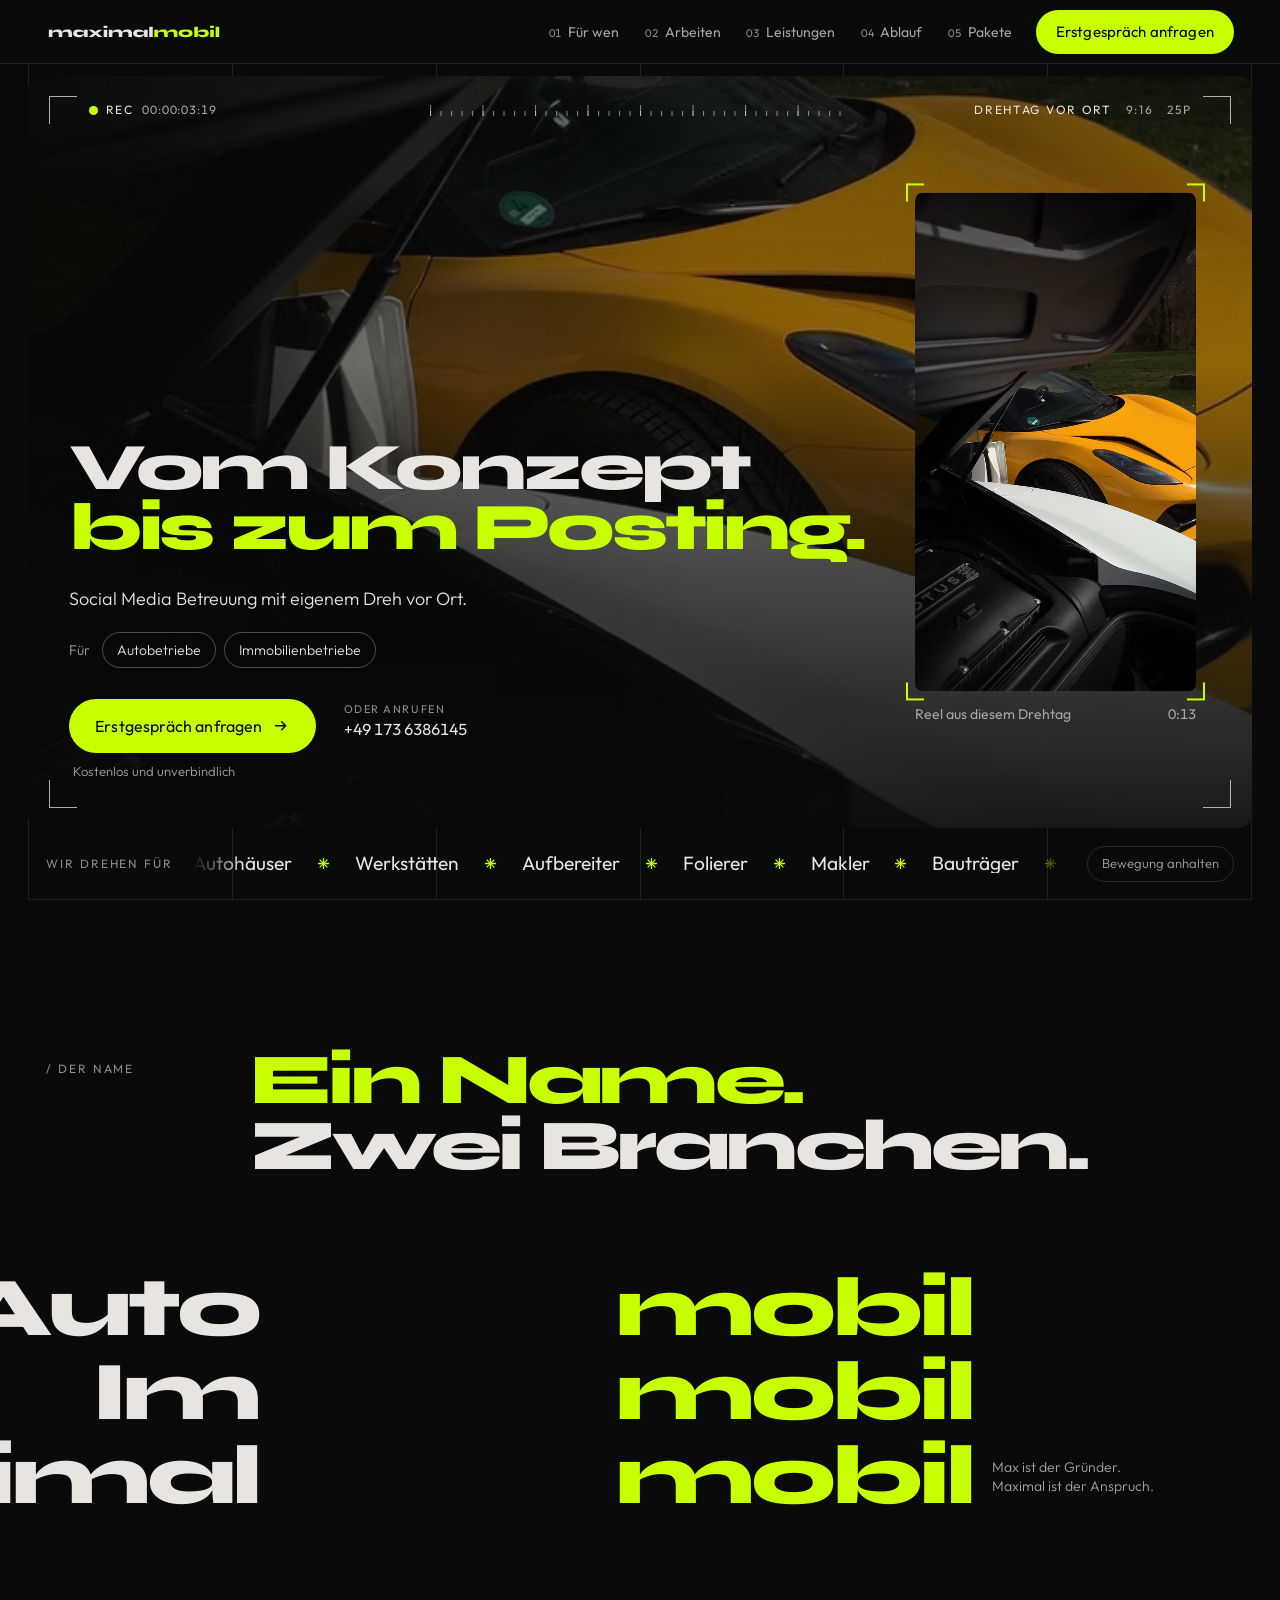
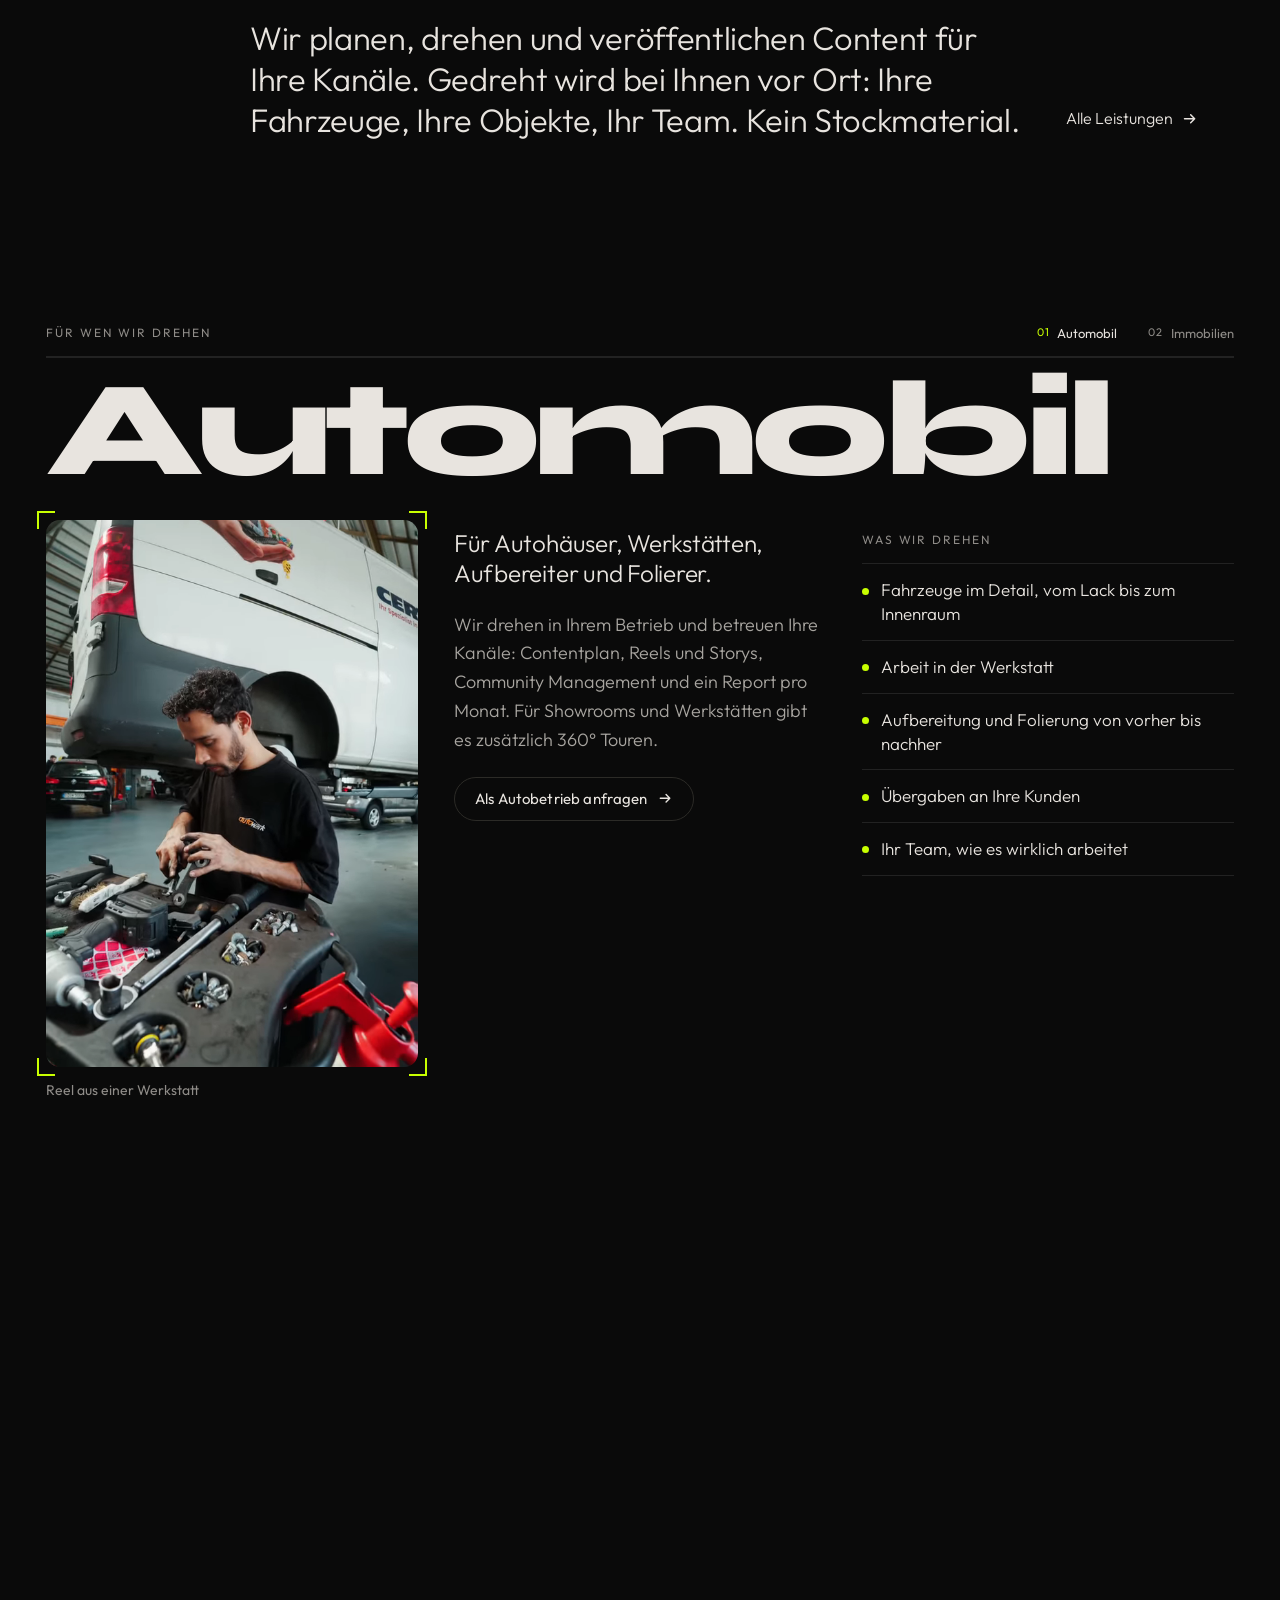
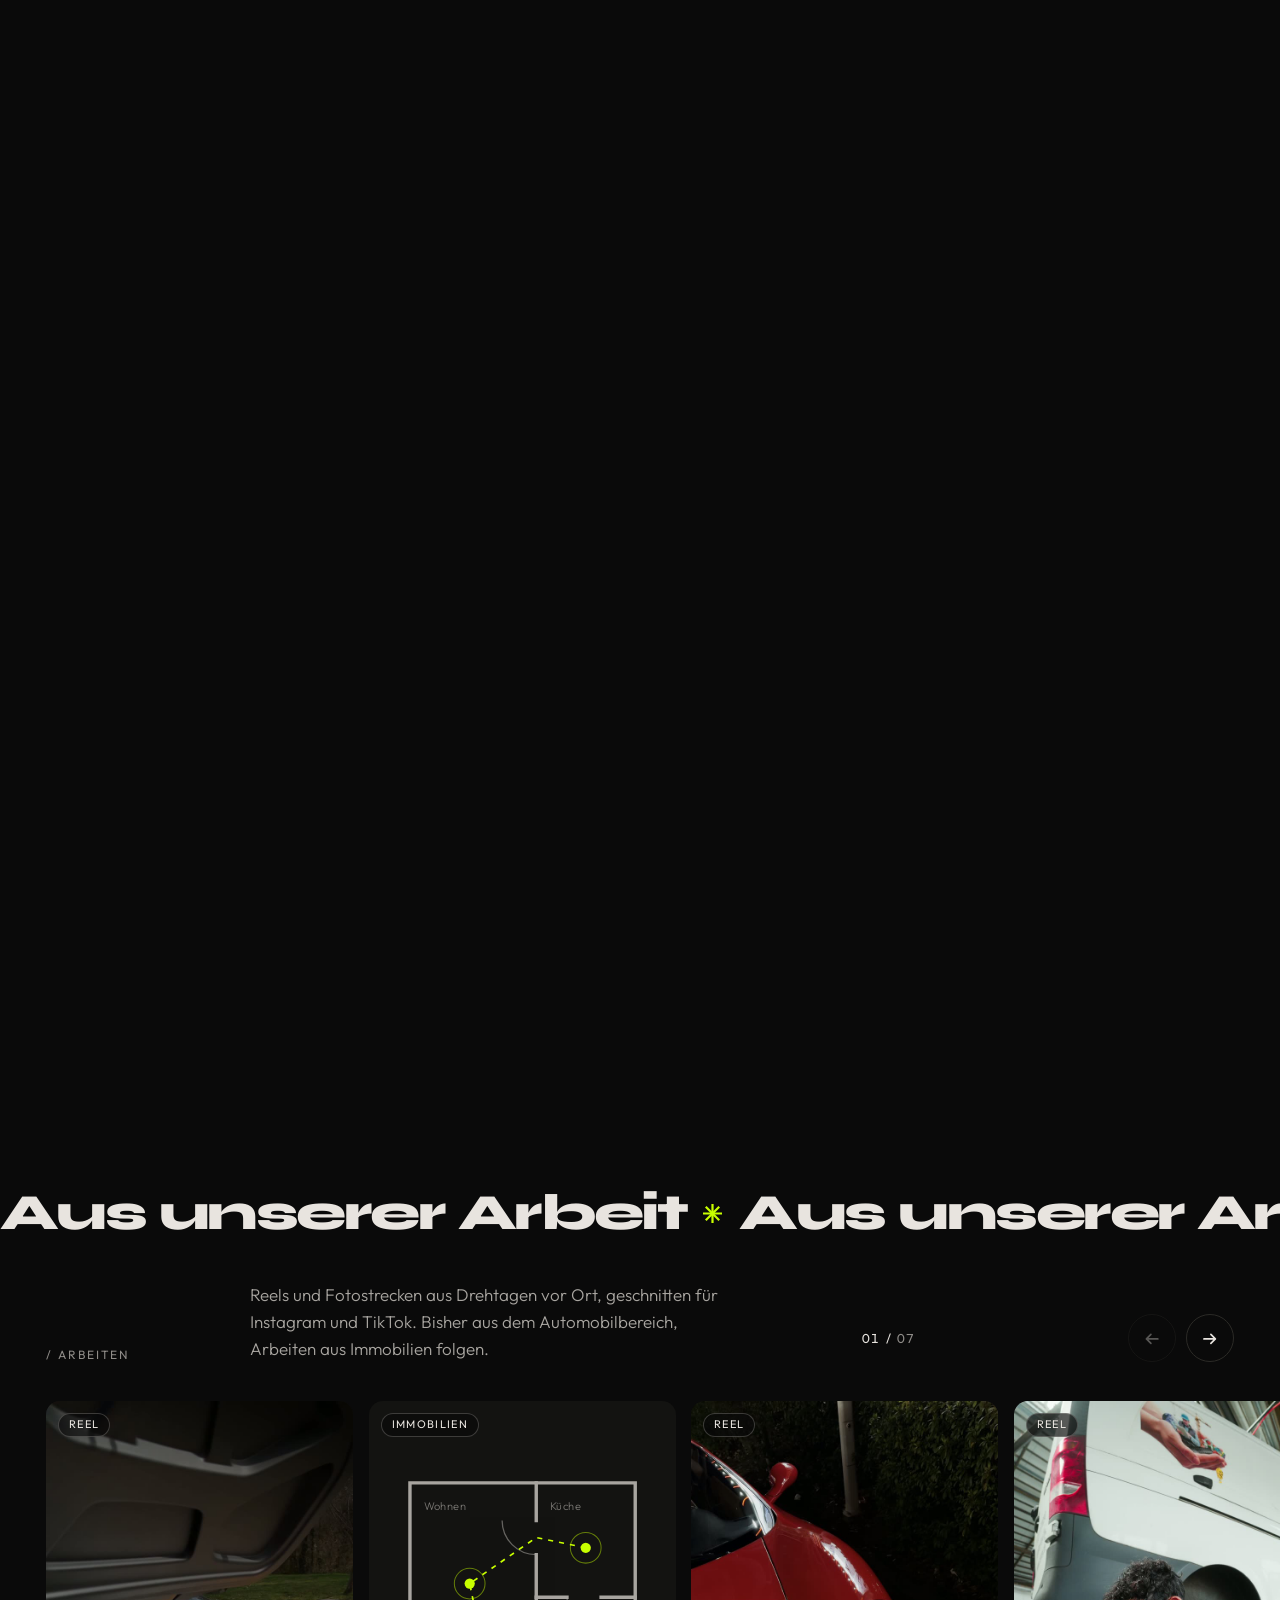
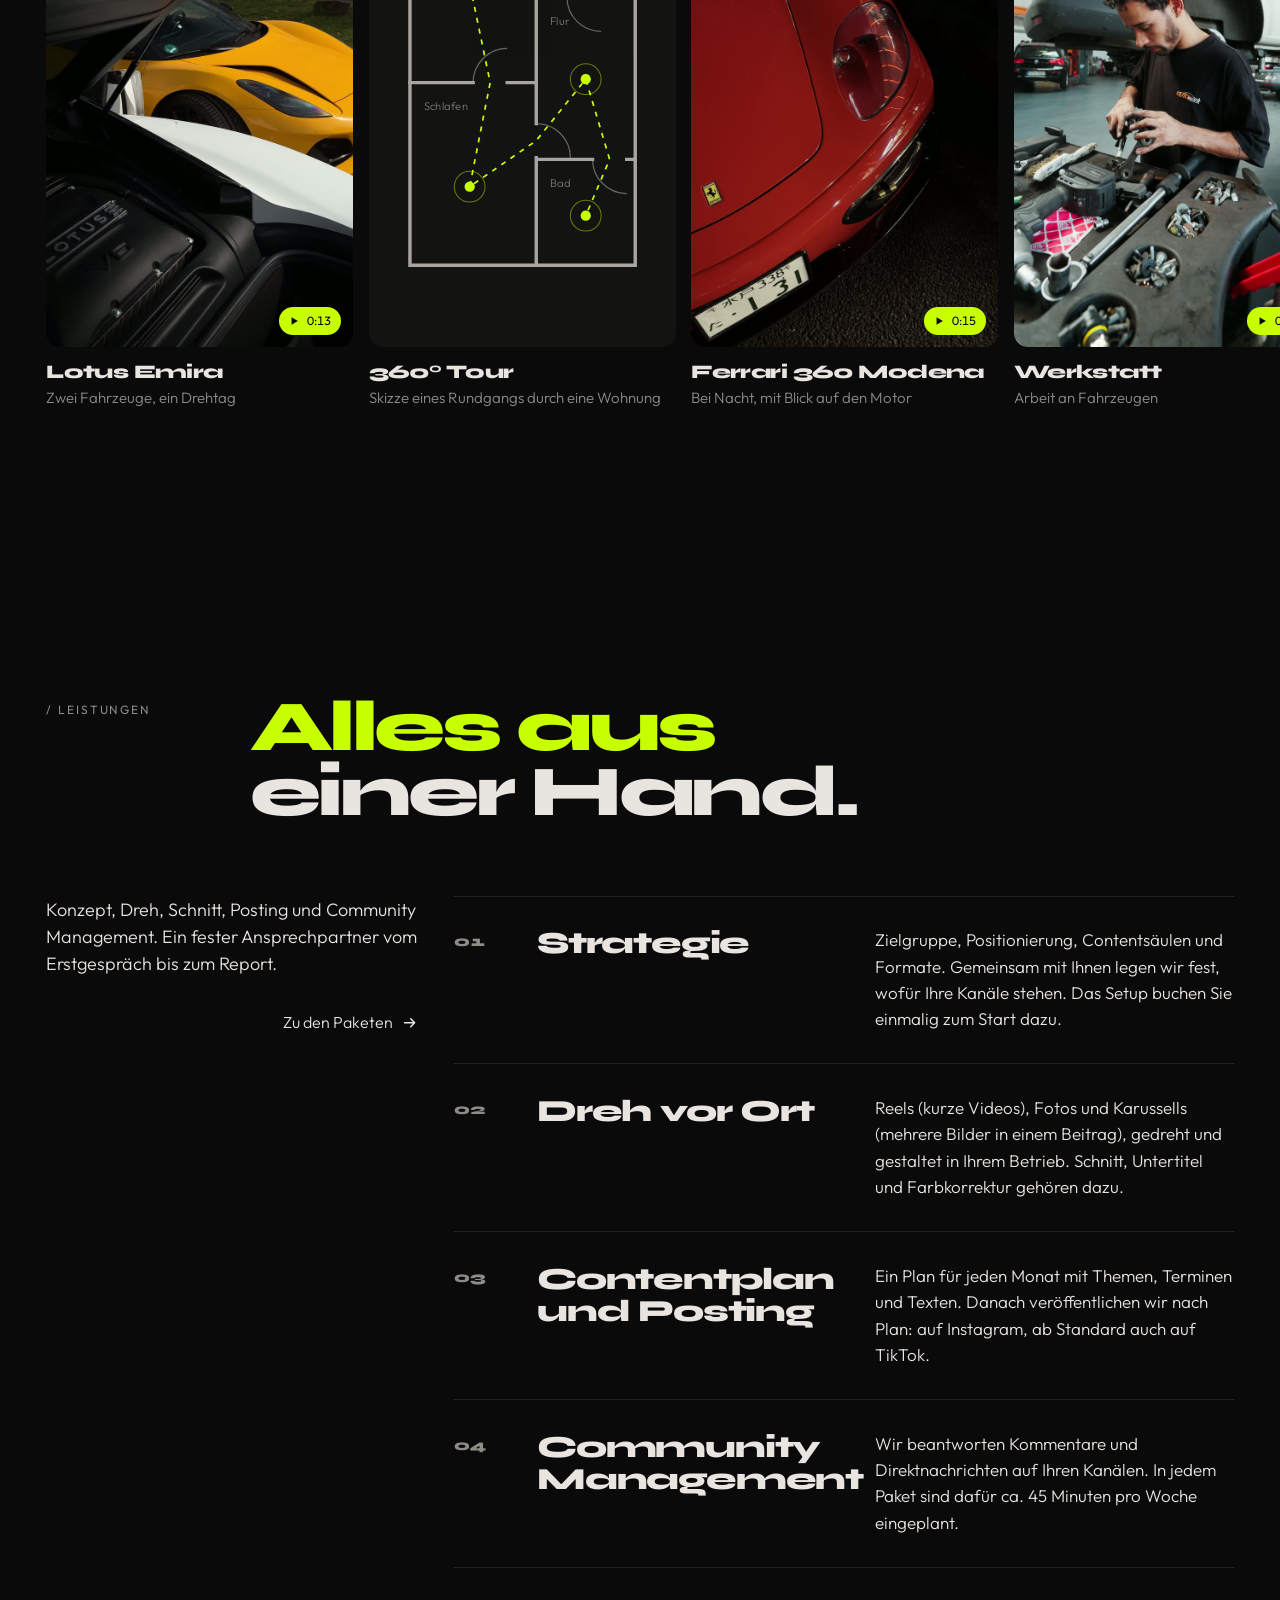
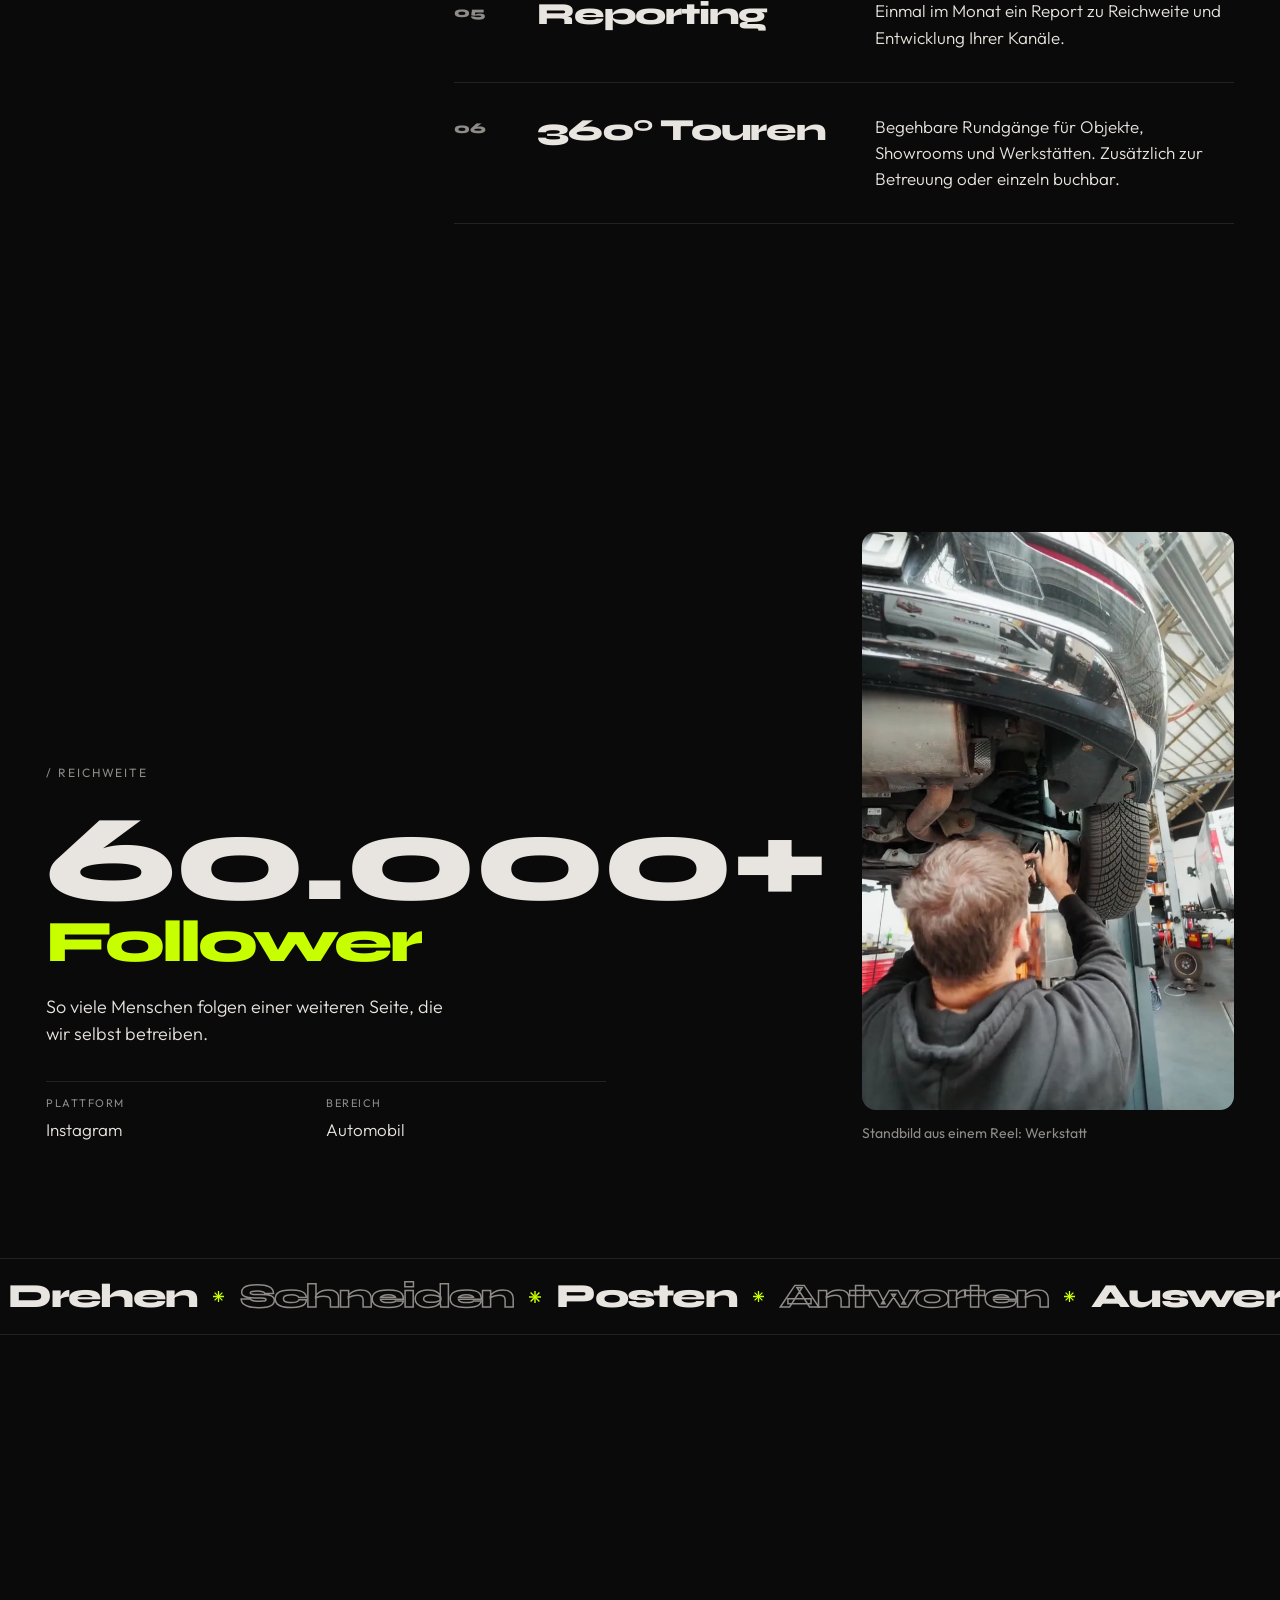
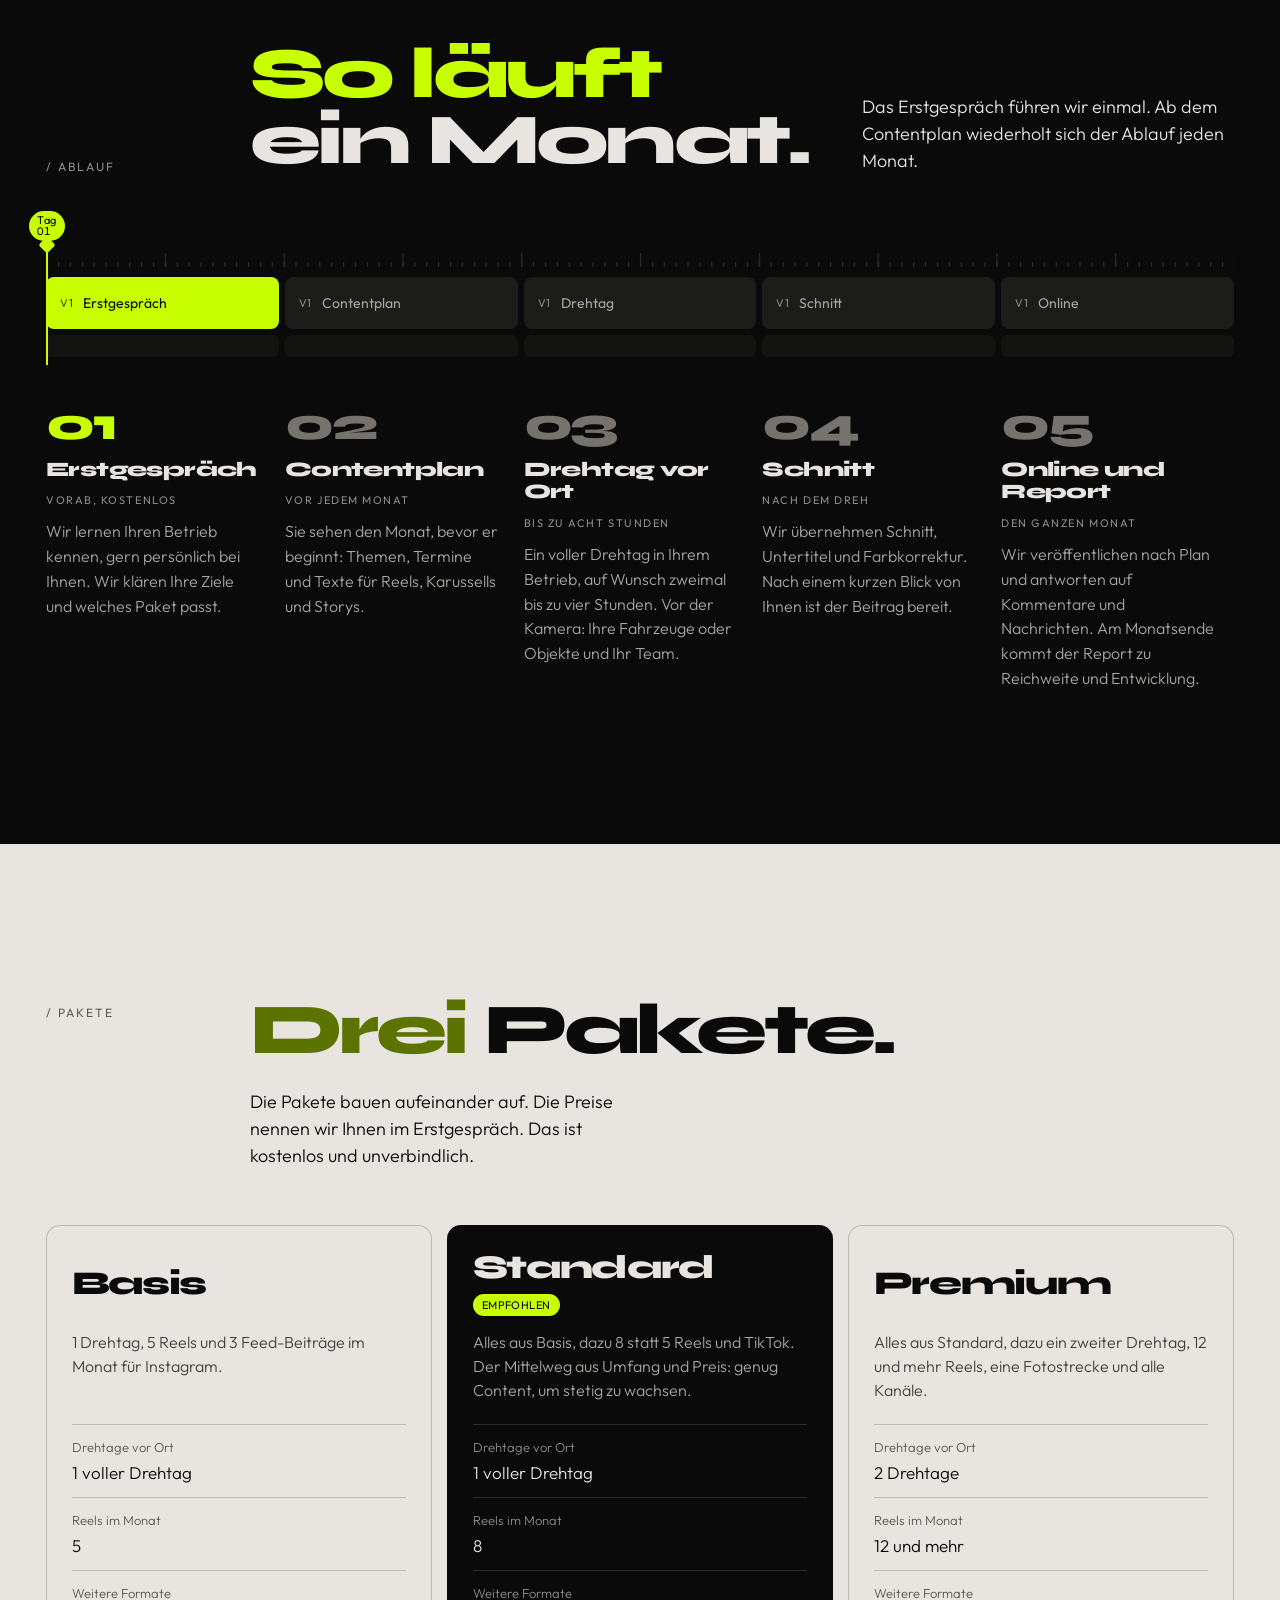
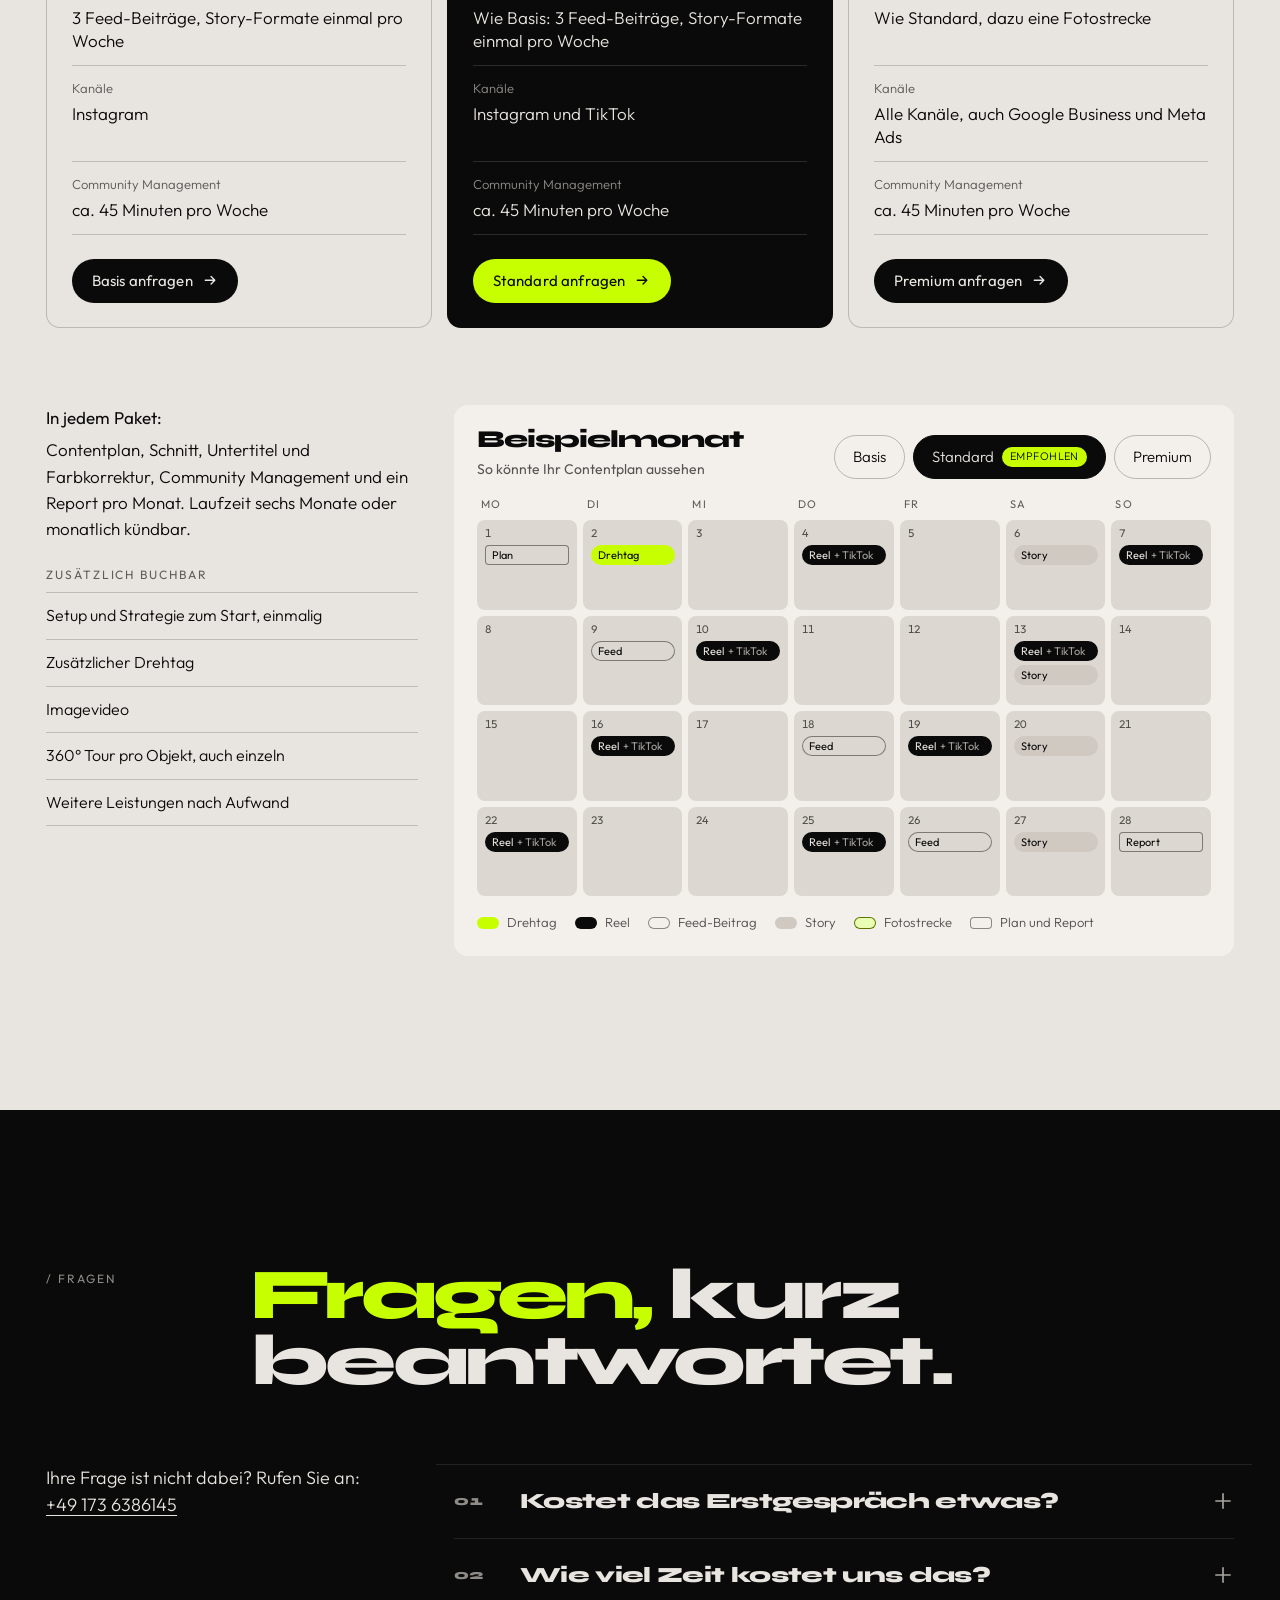
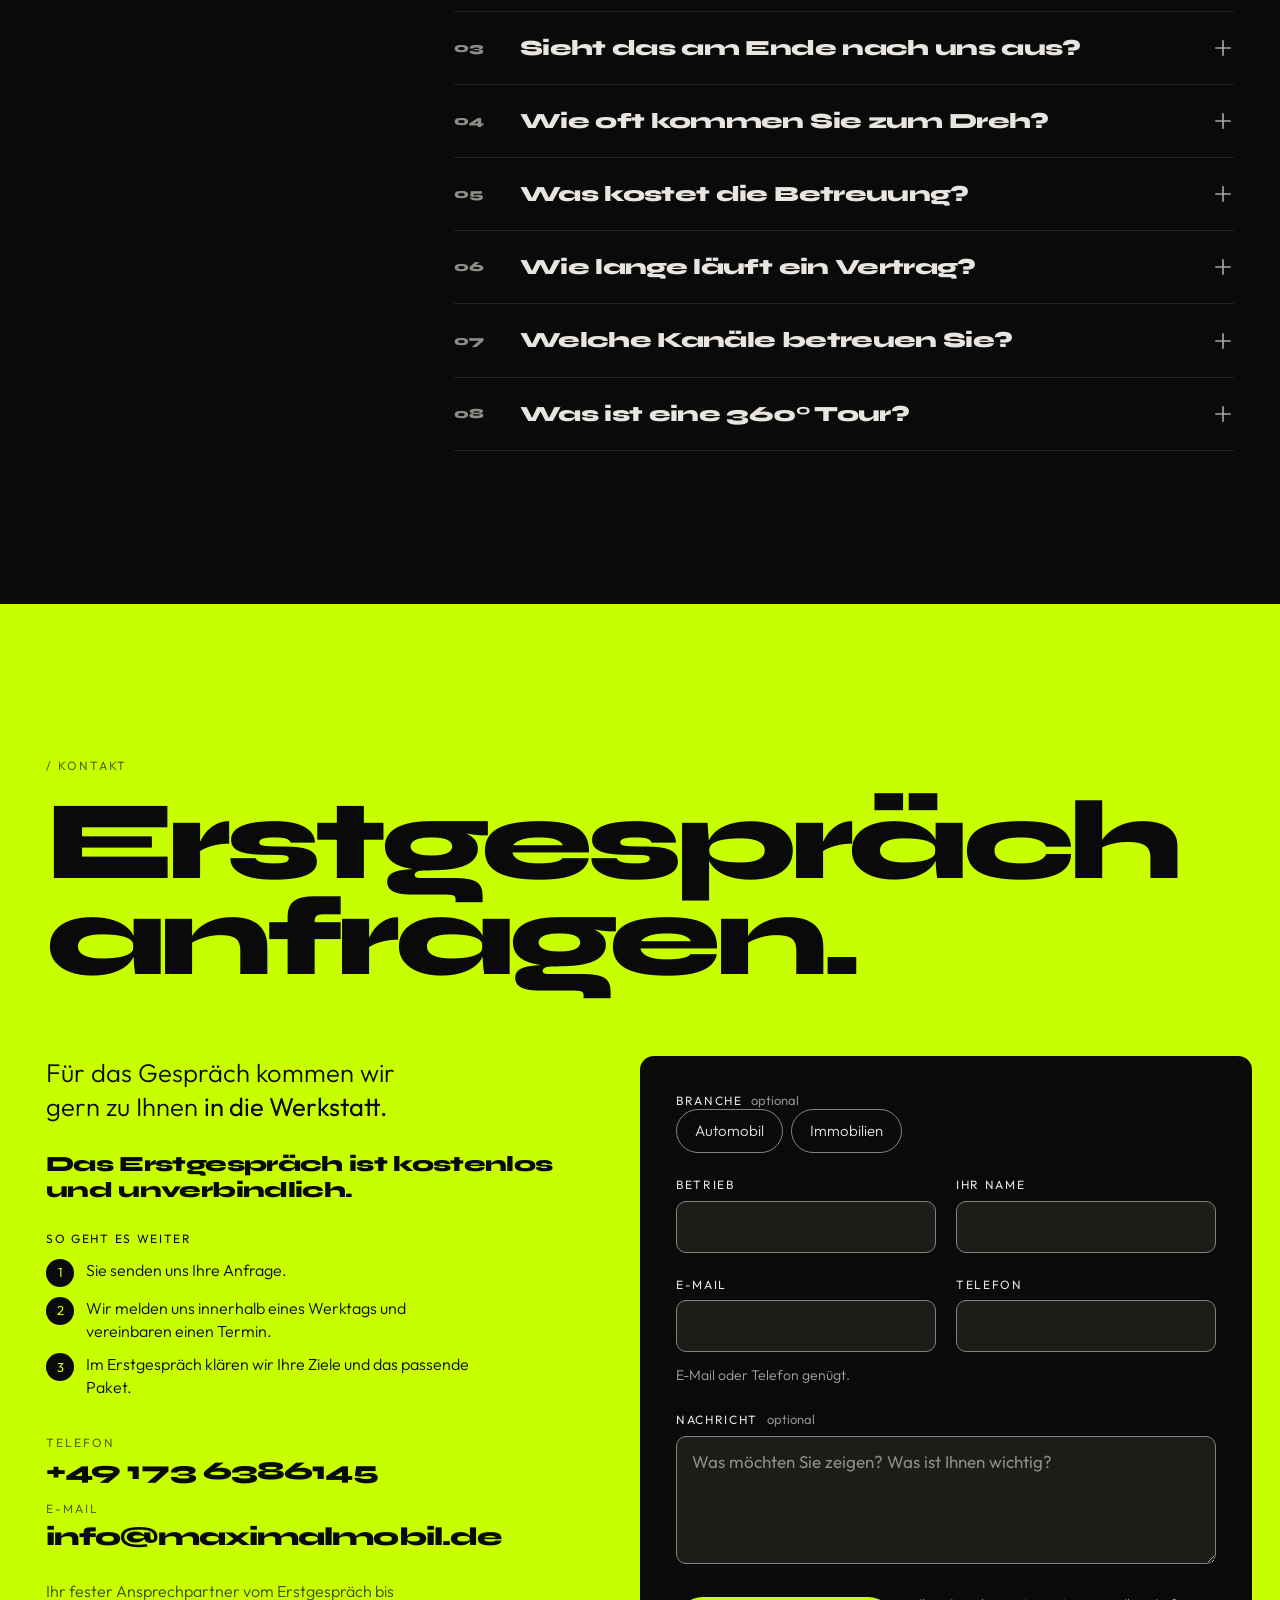
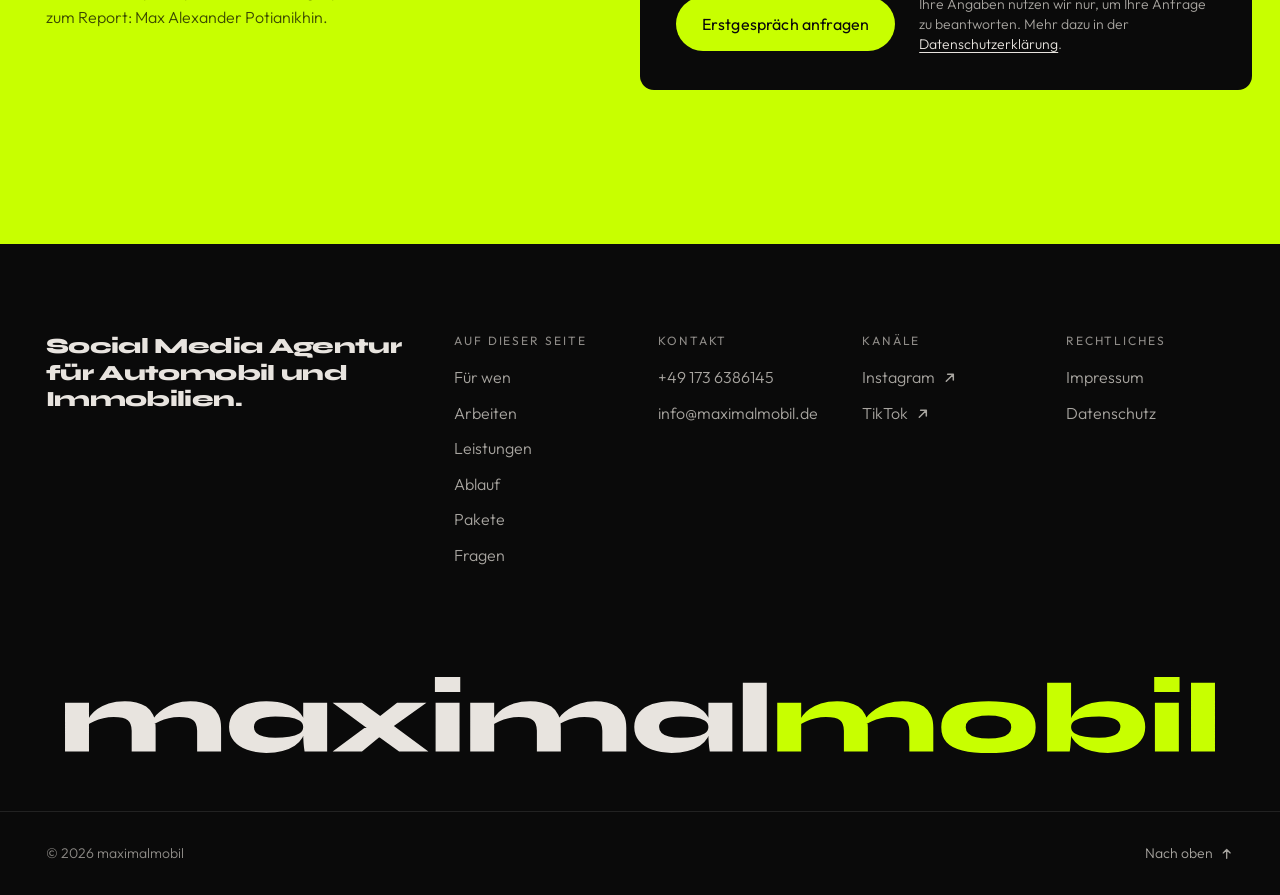
<file: index.html>
<!doctype html>
<html lang="de">
<head>
<meta charset="utf-8">
<meta name="viewport" content="width=device-width, initial-scale=1">
<title>maximalmobil – Social Media Agentur für Automobil und Immobilien</title>
<meta name="description" content="Social Media Betreuung mit eigenem Dreh vor Ort für Autohäuser, Werkstätten, Aufbereiter, Folierer, Makler, Bauträger und Hausverwaltungen. Dazu 360° Touren für Objekte, Showrooms und Werkstätten.">
<meta name="theme-color" content="#0a0a0a">
<meta name="color-scheme" content="dark">
<link rel="canonical" href="https://maximalmobil.de/">
<meta property="og:type" content="website">
<meta property="og:site_name" content="maximalmobil">
<meta property="og:locale" content="de_DE">
<meta property="og:url" content="https://maximalmobil.de/">
<meta property="og:title" content="maximalmobil – Vom Konzept bis zum Posting">
<meta property="og:description" content="Social Media Betreuung mit eigenem Dreh vor Ort für Betriebe aus Automobil und Immobilien. Das Erstgespräch ist kostenlos und unverbindlich.">
<meta property="og:image" content="https://maximalmobil.de/assets/logo/profilbild.png">
<meta property="og:image:width" content="1080">
<meta property="og:image:height" content="1080">
<meta property="og:image:alt" content="Logo von maximalmobil">
<meta name="twitter:card" content="summary">
<link rel="icon" href="/favicon.svg" type="image/svg+xml">
<link rel="apple-touch-icon" href="/assets/logo/profilbild.png">
<link rel="preload" href="/assets/fonts/syne-800.woff2" as="font" type="font/woff2" crossorigin>
<link rel="preload" href="/assets/fonts/outfit-300.woff2" as="font" type="font/woff2" crossorigin>
<link rel="preload" href="/assets/fonts/outfit-400.woff2" as="font" type="font/woff2" crossorigin>
<link rel="stylesheet" href="/css/style.css?v=2026-10-31-v3e">
<script src="/js/head.js?v=2026-10-31-v3e"></script>
</head>
<body>

<svg class="sprite" aria-hidden="true" focusable="false">
  <symbol id="i-arrow" viewBox="0 0 20 20"><path d="M4 10h11.5M11 5.5 15.5 10 11 14.5" fill="none" stroke="currentColor" stroke-width="1.7" stroke-linecap="round" stroke-linejoin="round"/></symbol>
  <symbol id="i-left" viewBox="0 0 20 20"><path d="M16 10H4.5M9 5.5 4.5 10 9 14.5" fill="none" stroke="currentColor" stroke-width="1.7" stroke-linecap="round" stroke-linejoin="round"/></symbol>
  <symbol id="i-out" viewBox="0 0 20 20"><path d="M6 14 14 6M7.5 6H14v6.5" fill="none" stroke="currentColor" stroke-width="1.7" stroke-linecap="round" stroke-linejoin="round"/></symbol>
  <symbol id="i-up" viewBox="0 0 20 20"><path d="M10 16V4.5M5.5 9 10 4.5 14.5 9" fill="none" stroke="currentColor" stroke-width="1.7" stroke-linecap="round" stroke-linejoin="round"/></symbol>
  <symbol id="i-plus" viewBox="0 0 20 20"><path d="M10 3.5v13M3.5 10h13" fill="none" stroke="currentColor" stroke-width="1.5" stroke-linecap="round"/></symbol>
  <symbol id="i-close" viewBox="0 0 20 20"><path d="m5.5 5.5 9 9M14.5 5.5l-9 9" fill="none" stroke="currentColor" stroke-width="1.7" stroke-linecap="round"/></symbol>
  <symbol id="i-play" viewBox="0 0 20 20"><path d="M6.5 4.5v11l9-5.5z" fill="currentColor"/></symbol>
  <symbol id="i-phone" viewBox="0 0 20 20"><path d="M6.6 3.5 8.4 7 6.8 8.2a8.4 8.4 0 0 0 5 5l1.2-1.6 3.5 1.8-.6 2.6c-.2.6-.8 1-1.5 1C8.1 16.6 3.4 11.9 3 5.6c0-.7.4-1.3 1-1.5z" fill="none" stroke="currentColor" stroke-width="1.6" stroke-linejoin="round"/></symbol>
</svg>

<!-- Haarlinien-Raster (CI §7): 6 Spalten, die Linien laufen hinter allem durch -->
<div class="grid-bg" aria-hidden="true"><div><span></span><span></span><span></span><span></span><span></span><span></span></div></div>

<a class="skip" href="#inhalt">Zum Inhalt springen</a>

<header class="head" data-head>
  <div class="head-in">
    <a class="brand" href="#top" aria-label="maximalmobil, zum Seitenanfang"><img src="/assets/logo/wortmarke.svg" alt="" width="190" height="18"></a>
    <nav class="nav" id="nav" aria-label="Abschnitte" data-nav>
      <a href="#branchen"><span class="nav-n">01</span>Für wen</a>
      <a href="#arbeiten"><span class="nav-n">02</span>Arbeiten</a>
      <a href="#leistungen"><span class="nav-n">03</span>Leistungen</a>
      <a href="#ablauf"><span class="nav-n">04</span>Ablauf</a>
      <a href="#pakete"><span class="nav-n">05</span>Pakete</a>
      <a class="nav-more" href="#fragen"><span class="nav-n">06</span>Fragen</a>
      <a class="nav-tel" href="tel:+491736386145">+49 173 6386145</a>
    </nav>
    <a class="btn btn-lime head-cta" href="#kontakt" aria-label="Erstgespräch anfragen"><span class="cta-l">Erstgespräch anfragen</span><span class="cta-s" aria-hidden="true">Anfragen</span></a>
    <button class="menu-btn" type="button" aria-expanded="false" aria-controls="nav" data-menu><span class="menu-open">Menü</span><span class="menu-close">Schließen</span></button>
  </div>
</header>

<main id="inhalt">

  <!-- ============ Erster Bildschirm: der Sucher am Drehtag ============ -->
  <section class="hero" id="top" aria-labelledby="hero-title">
    <div class="hero-card" data-hero>
      <picture class="hero-bg">
        <source media="(max-width: 760px)" srcset="/assets/videos/auto-lotus.jpg">
        <img src="/assets/fotos/auto/lotus-paar-board-w1600.webp" srcset="/assets/fotos/auto/lotus-paar-board-w1600.webp 1600w, /assets/fotos/auto/lotus-paar-board-w2400.webp 2400w" sizes="100vw" width="1600" height="1066" alt="Zwei Lotus Emira, gelb und weiß, an einem Drehtag unter Bäumen" fetchpriority="high">
      </picture>
      <div class="hero-scrim" aria-hidden="true"></div>

      <div class="vf" aria-hidden="true">
        <span class="vf-c vf-tl"></span><span class="vf-c vf-tr"></span><span class="vf-c vf-bl"></span><span class="vf-c vf-br"></span>
        <p class="vf-rec"><span class="vf-dot"></span>REC <span class="vf-tc" data-timecode>00:00:00:00</span></p>
        <svg class="vf-ruler" viewBox="0 0 400 14" preserveAspectRatio="none"><defs><pattern id="ticks" width="10" height="14" patternUnits="userSpaceOnUse"><path d="M.5 14V9" stroke="currentColor"/></pattern><pattern id="ticks-l" width="50" height="14" patternUnits="userSpaceOnUse"><path d="M.5 14V3" stroke="currentColor"/></pattern></defs><rect width="400" height="14" fill="url(#ticks)"/><rect width="400" height="14" fill="url(#ticks-l)"/></svg>
        <p class="vf-meta"><span class="vf-where">Drehtag vor Ort</span> <span>9:16</span> <span>25p</span></p>
      </div>

      <figure class="hero-reel" data-reel>
        <div class="reel-frame">
          <span class="rf rf-tl"></span><span class="rf rf-tr"></span><span class="rf rf-bl"></span><span class="rf rf-br"></span>
          <video class="reel-video" muted playsinline loop preload="none" poster="/assets/videos/auto-lotus.jpg" width="720" height="1280" data-autoplay aria-label="Reel aus unserer Arbeit: Lotus Emira, im Format 9:16">
            <source src="/assets/videos/auto-lotus.webm" type="video/webm">
            <source src="/assets/videos/auto-lotus.mp4" type="video/mp4">
          </video>
        </div>
        <figcaption class="reel-cap"><span>Reel aus diesem Drehtag</span><span class="reel-len">0:13</span></figcaption>
      </figure>

      <div class="hero-copy">
        <h1 class="display" id="hero-title"><span class="ln"><span>Vom Konzept</span></span> <span class="ln ln-lime"><span>bis zum Posting.</span></span></h1>
        <p class="hero-sub">Social Media Betreuung mit eigenem Dreh vor Ort.</p>
        <p class="hero-for"><span>Für</span><a href="#br-auto" data-jump="0">Autobetriebe</a><a href="#br-immo" data-jump="1">Immobilienbetriebe</a></p>
        <div class="hero-act">
          <div class="cta-stack">
            <a class="btn btn-lime btn-lg" href="#kontakt">Erstgespräch anfragen<svg class="i" aria-hidden="true"><use href="#i-arrow"/></svg></a>
            <span class="cta-note">Kostenlos und unverbindlich</span>
          </div>
          <a class="hero-tel" href="tel:+491736386145"><span>oder anrufen</span>+49 173 6386145</a>
        </div>
      </div>
    </div>

    <div class="band">
      <p class="band-label">Wir drehen für</p>
      <div class="marquee" data-marquee>
        <ul class="marquee-row">
          <li>Autohäuser</li><li>Werkstätten</li><li>Aufbereiter</li><li>Folierer</li><li>Makler</li><li>Bauträger</li><li>Hausverwaltungen</li><li aria-hidden="true">Autohäuser</li><li aria-hidden="true">Werkstätten</li><li aria-hidden="true">Aufbereiter</li><li aria-hidden="true">Folierer</li><li aria-hidden="true">Makler</li><li aria-hidden="true">Bauträger</li><li aria-hidden="true">Hausverwaltungen</li>
        </ul>
        <ul class="marquee-row" aria-hidden="true">
          <li>Autohäuser</li><li>Werkstätten</li><li>Aufbereiter</li><li>Folierer</li><li>Makler</li><li>Bauträger</li><li>Hausverwaltungen</li><li>Autohäuser</li><li>Werkstätten</li><li>Aufbereiter</li><li>Folierer</li><li>Makler</li><li>Bauträger</li><li>Hausverwaltungen</li>
        </ul>
      </div>
      <button class="still-btn" type="button" aria-pressed="false" data-still>Bewegung anhalten</button>
    </div>
  </section>

  <!-- ============ Der Name: „mobil“ steckt in beiden Branchen ============ -->
  <section class="sec name" id="idee" aria-labelledby="name-title">
    <div class="wrap cols sec-head">
      <p class="label c-1" data-reveal>/ Der Name</p>
      <h2 class="h2 c-2-6" id="name-title" data-reveal><span class="ac">Ein Name.</span> Zwei Branchen.</h2>
    </div>

    <div class="wrap">
      <div class="stack" data-stack>
        <p class="stack-row"><span class="pre"><span class="pre-w" data-slide="-1">Auto</span></span><span class="mob">mobil</span><span class="suf"></span></p>
        <p class="stack-row"><span class="pre"><span class="pre-w" data-slide="-1">Im</span></span><span class="mob">mobil</span><span class="suf"><span class="suf-w" data-slide="1">ien</span></span></p>
        <p class="stack-row"><span class="pre"><span class="pre-w" data-slide="-1">maximal</span></span><span class="mob">mobil</span><span class="suf"><span class="cap">Max ist der Gründer. Maximal ist der Anspruch.</span></span></p>
      </div>
      <p class="stack-key">Max ist der Gründer. Maximal ist der Anspruch.</p>
    </div>

    <div class="wrap cols name-foot">
      <p class="statement c-2-5" data-reveal>Wir planen, drehen und veröffentlichen Content für Ihre Kanäle. Gedreht wird bei Ihnen vor Ort: Ihre Fahrzeuge, Ihre Objekte, Ihr Team. Kein Stockmaterial.</p>
      <a class="link-arrow c-6" href="#leistungen" data-reveal>Alle Leistungen<svg class="i" aria-hidden="true"><use href="#i-arrow"/></svg></a>
    </div>
  </section>

  <!-- ============ Für wen: drei Branchen, auf dem Desktop angepinnt ============ -->
  <section class="br" id="branchen" aria-labelledby="branchen-title" data-pin>
    <div class="br-stage" data-pin-stage>
      <div class="wrap br-top">
        <h2 class="br-h2" id="branchen-title">Für wen wir drehen</h2>
        <ol class="br-ruler" aria-hidden="true">
          <li data-pin-mark><span>01</span>Automobil</li>
          <li data-pin-mark><span>02</span>Immobilien</li>
        </ol>
        <span class="br-progress" aria-hidden="true"><span data-pin-bar></span></span>
      </div>

      <div class="br-panels">
        <article class="br-panel" data-pin-panel aria-labelledby="br-auto">
          <div class="wrap cols">
            <h3 class="br-title c-1-6" id="br-auto"><span>Automobil</span></h3>
            <figure class="br-media c-1-2">
              <div class="br-frame">
                <span class="rf rf-tl"></span><span class="rf rf-tr"></span><span class="rf rf-bl"></span><span class="rf rf-br"></span>
                <video muted playsinline loop preload="none" poster="/assets/videos/auto-zusammenschnitt.jpg" width="540" height="960" data-panel-video aria-label="Reel aus einer Werkstatt, im Format 9:16">
                  <source src="/assets/videos/auto-zusammenschnitt-s.webm" type="video/webm">
                  <source src="/assets/videos/auto-zusammenschnitt-s.mp4" type="video/mp4">
                </video>
              </div>
              <figcaption>Reel aus einer Werkstatt</figcaption>
            </figure>
            <div class="br-text c-3-4">
              <p class="br-lead">Für Autohäuser, Werkstätten, Aufbereiter und Folierer.</p>
              <p>Wir drehen in Ihrem Betrieb und betreuen Ihre Kanäle: Contentplan, Reels und Storys, Community Management und ein Report pro Monat. Für Showrooms und Werkstätten gibt es zusätzlich 360° Touren.</p>
              <a class="btn btn-line" href="#kontakt" data-ask-branche="auto">Als Autobetrieb anfragen<svg class="i" aria-hidden="true"><use href="#i-arrow"/></svg></a>
            </div>
            <div class="br-list c-5-6">
              <p class="label">Was wir drehen</p>
              <ul>
                <li>Fahrzeuge im Detail, vom Lack bis zum Innenraum</li>
                <li>Arbeit in der Werkstatt</li>
                <li>Aufbereitung und Folierung von vorher bis nachher</li>
                <li>Übergaben an Ihre Kunden</li>
                <li>Ihr Team, wie es wirklich arbeitet</li>
              </ul>
            </div>
          </div>
        </article>

        <article class="br-panel" data-pin-panel aria-labelledby="br-immo">
          <div class="wrap cols">
            <h3 class="br-title c-1-6" id="br-immo"><span>Immobilien</span></h3>
            <figure class="br-media c-1-2">
              <div class="br-frame br-plan">
                <span class="rf rf-tl"></span><span class="rf rf-tr"></span><span class="rf rf-bl"></span><span class="rf rf-br"></span>
                <svg class="plan" viewBox="0 0 360 640" role="img" aria-labelledby="plan-t">
                  <title id="plan-t">Skizze eines Grundrisses mit fünf Aufnahmepunkten für eine 360° Tour</title>
                  <g class="plan-walls" fill="none" stroke="currentColor" stroke-width="4" stroke-linecap="square">
                    <path d="M48 96H312V544H48Z"/>
                    <path d="M48 330H122M162 330H196V180M196 140V96"/>
                    <path d="M196 230H232M272 230H312"/>
                    <path d="M196 420H262M302 420H312M196 330V378M196 418V544"/>
                  </g>
                  <g class="plan-doors" fill="none" stroke="currentColor" stroke-width="1.5" opacity=".55">
                    <path d="M122 330A40 40 0 0 1 162 290"/>
                    <path d="M232 230A40 40 0 0 0 272 270"/>
                    <path d="M196 378A40 40 0 0 1 236 418"/>
                    <path d="M196 180A40 40 0 0 1 156 140"/>
                    <path d="M262 420A40 40 0 0 0 302 460"/>
                  </g>
                  <g class="plan-labels" fill="currentColor" font-size="13" opacity=".7">
                    <text x="64" y="128">Wohnen</text>
                    <text x="212" y="128">Küche</text>
                    <text x="212" y="262">Flur</text>
                    <text x="64" y="362">Schlafen</text>
                    <text x="212" y="452">Bad</text>
                  </g>
                  <path class="plan-route" d="M254 172 196 160 118 214 142 330 118 452 196 398 254 326 282 420 254 486" fill="none" stroke="#c8ff00" stroke-width="2" stroke-linejoin="round" stroke-dasharray="6 7"/>
                  <g class="plan-pts" fill="#c8ff00">
                    <circle cx="118" cy="214" r="6"/><circle cx="254" cy="172" r="6"/><circle cx="254" cy="326" r="6"/><circle cx="254" cy="486" r="6"/><circle cx="118" cy="452" r="6"/>
                  </g>
                  <g class="plan-rings" fill="none" stroke="#c8ff00" stroke-width="1.2" opacity=".45">
                    <circle cx="118" cy="214" r="18"/><circle cx="254" cy="172" r="18"/><circle cx="254" cy="326" r="18"/><circle cx="254" cy="486" r="18"/><circle cx="118" cy="452" r="18"/>
                  </g>
                  <g fill="currentColor" font-size="12" opacity=".6"><path d="M48 588H128" stroke="currentColor" stroke-width="1.5"/><path d="M48 582V594M128 582V594" stroke="currentColor" stroke-width="1.5"/><text x="140" y="592">5 m</text></g>
                </svg>
              </div>
              <figcaption>Skizze: fünf Aufnahmepunkte, ein Rundgang</figcaption>
            </figure>
            <div class="br-text c-3-4">
              <p class="br-lead">Für Makler, Bauträger und Hausverwaltungen.</p>
              <p>Wir drehen in Ihren Objekten und mit Ihrem Team bei Besichtigungen. Dazu betreuen wir Ihre Kanäle: Contentplan, Community Management und ein Report pro Monat.</p>
              <a class="btn btn-line" href="#kontakt" data-ask-branche="immo">Als Immobilienbetrieb anfragen<svg class="i" aria-hidden="true"><use href="#i-arrow"/></svg></a>
            </div>
            <div class="br-list c-5-6">
              <p class="label">Was wir für Sie machen</p>
              <ul>
                <li>Social Media Betreuung für Ihren Betrieb</li>
                <li>Fotos Ihrer Objekte, innen und außen, für Inserate und Kanäle</li>
                <li>Rundgänge als Video, auf Wunsch der Baufortschritt von der Grube bis zur Übergabe</li>
                <li>360° Touren pro Objekt, auch einzeln buchbar</li>
              </ul>
            </div>
          </div>
        </article>
      </div>
    </div>
  </section>

  <!-- ============ Arbeiten: Laufschrift und eine Reihe Reels und Fotos ============ -->
  <section class="sec work" id="arbeiten" aria-labelledby="arbeiten-title">
    <h2 class="sr-only" id="arbeiten-title">Aus unserer Arbeit</h2>
    <div class="work-marquee" aria-hidden="true" data-marquee>
      <p class="marquee-row"><span>Aus unserer Arbeit</span><span class="star"></span><span>Aus unserer Arbeit</span><span class="star"></span><span>Aus unserer Arbeit</span><span class="star"></span><span>Aus unserer Arbeit</span><span class="star"></span></p>
      <p class="marquee-row"><span>Aus unserer Arbeit</span><span class="star"></span><span>Aus unserer Arbeit</span><span class="star"></span><span>Aus unserer Arbeit</span><span class="star"></span><span>Aus unserer Arbeit</span><span class="star"></span></p>
    </div>

    <div class="wrap cols work-bar">
      <p class="label c-1">/ Arbeiten</p>
      <p class="work-intro c-2-4">Reels und Fotostrecken aus Drehtagen vor Ort, geschnitten für Instagram und TikTok. Bisher aus dem Automobilbereich, Arbeiten aus Immobilien folgen.</p>
      <div class="work-ctrl c-5-6">
        <p class="work-count" aria-live="polite"><span class="sr-only">Arbeit </span><span data-work-pos>01</span><span aria-hidden="true"> / </span><span class="sr-only"> von </span>07</p>
        <button class="round" type="button" data-work-prev aria-label="Vorherige Arbeit"><svg class="i" aria-hidden="true"><use href="#i-left"/></svg></button>
        <button class="round" type="button" data-work-next aria-label="Nächste Arbeit"><svg class="i" aria-hidden="true"><use href="#i-arrow"/></svg></button>
      </div>
    </div>

    <ul class="track" data-track>
      <li class="work-item">
        <figure class="work-fig" data-hoverplay>
          <div class="work-media">
            <video muted playsinline loop preload="none" poster="/assets/videos/auto-lotus.jpg" width="540" height="960" aria-label="Reel: Lotus Emira, im Format 9:16">
              <source src="/assets/videos/auto-lotus-s.webm" type="video/webm">
              <source src="/assets/videos/auto-lotus-s.mp4" type="video/mp4">
            </video>
            <span class="tag tag-on">Reel</span>
            <span class="work-play" aria-hidden="true"><svg class="i"><use href="#i-play"/></svg>0:13</span>
          </div>
          <figcaption><span class="work-title">Lotus Emira</span><span class="work-meta">Zwei Fahrzeuge, ein Drehtag</span></figcaption>
        </figure>
      </li>
      <li class="work-item">
        <figure class="work-fig">
          <div class="work-media work-plan">
            <svg class="plan" viewBox="0 0 360 640" role="img" aria-label="Skizze: Grundriss einer Wohnung mit fünf Aufnahmepunkten und dem Rundgang durch die Türen">
              <g class="plan-walls" fill="none" stroke="currentColor" stroke-width="4" stroke-linecap="square">
                <path d="M48 96H312V544H48Z"/>
                <path d="M48 330H122M162 330H196V180M196 140V96"/>
                <path d="M196 230H232M272 230H312"/>
                <path d="M196 420H262M302 420H312M196 330V378M196 418V544"/>
              </g>
              <g class="plan-doors" fill="none" stroke="currentColor" stroke-width="1.5" opacity=".55">
                <path d="M122 330A40 40 0 0 1 162 290"/>
                <path d="M232 230A40 40 0 0 0 272 270"/>
                <path d="M196 378A40 40 0 0 1 236 418"/>
                <path d="M196 180A40 40 0 0 1 156 140"/>
                <path d="M262 420A40 40 0 0 0 302 460"/>
              </g>
              <g class="plan-labels" fill="currentColor" font-size="13" opacity=".7">
                <text x="64" y="128">Wohnen</text><text x="212" y="128">Küche</text><text x="212" y="262">Flur</text><text x="64" y="362">Schlafen</text><text x="212" y="452">Bad</text>
              </g>
              <path class="plan-route" d="M254 172 196 160 118 214 142 330 118 452 196 398 254 326 282 420 254 486" fill="none" stroke="#c8ff00" stroke-width="2" stroke-linejoin="round" stroke-dasharray="6 7"/>
              <g fill="#c8ff00"><circle cx="118" cy="214" r="6"/><circle cx="254" cy="172" r="6"/><circle cx="254" cy="326" r="6"/><circle cx="254" cy="486" r="6"/><circle cx="118" cy="452" r="6"/></g>
              <g fill="none" stroke="#c8ff00" stroke-width="1.2" opacity=".45"><circle cx="118" cy="214" r="18"/><circle cx="254" cy="172" r="18"/><circle cx="254" cy="326" r="18"/><circle cx="254" cy="486" r="18"/><circle cx="118" cy="452" r="18"/></g>
            </svg>
            <span class="tag tag-on">Immobilien</span>
          </div>
          <figcaption><span class="work-title">360° Tour</span><span class="work-meta">Skizze eines Rundgangs durch eine Wohnung</span></figcaption>
        </figure>
      </li>
      <li class="work-item">
        <figure class="work-fig" data-hoverplay>
          <div class="work-media">
            <video muted playsinline loop preload="none" poster="/assets/videos/auto-ferrari-360.jpg" width="540" height="960" aria-label="Reel: roter Ferrari 360 Modena bei Nacht am Straßenrand, mit Blick auf den Motor, im Format 9:16">
              <source src="/assets/videos/auto-ferrari-360-s.webm" type="video/webm">
              <source src="/assets/videos/auto-ferrari-360-s.mp4" type="video/mp4">
            </video>
            <span class="tag tag-on">Reel</span>
            <span class="work-play" aria-hidden="true"><svg class="i"><use href="#i-play"/></svg>0:15</span>
          </div>
          <figcaption><span class="work-title">Ferrari 360 Modena</span><span class="work-meta">Bei Nacht, mit Blick auf den Motor</span></figcaption>
        </figure>
      </li>
      <li class="work-item">
        <figure class="work-fig" data-hoverplay>
          <div class="work-media">
            <video muted playsinline loop preload="none" poster="/assets/videos/auto-zusammenschnitt.jpg" width="540" height="960" aria-label="Reel aus einer Werkstatt: Arbeit an Fahrzeugen, im Format 9:16">
              <source src="/assets/videos/auto-zusammenschnitt-s.webm" type="video/webm">
              <source src="/assets/videos/auto-zusammenschnitt-s.mp4" type="video/mp4">
            </video>
            <span class="tag tag-on">Reel</span>
            <span class="work-play" aria-hidden="true"><svg class="i"><use href="#i-play"/></svg>0:19</span>
          </div>
          <figcaption><span class="work-title">Werkstatt</span><span class="work-meta">Arbeit an Fahrzeugen</span></figcaption>
        </figure>
      </li>
      <li class="work-item">
        <figure class="work-fig">
          <div class="work-media">
            <img src="/assets/fotos/auto/lotus-spiegel-w800.webp" width="800" height="1200" alt="Gelber Lotus Emira, gesehen über den Außenspiegel des zweiten Fahrzeugs" loading="lazy">
            <span class="tag tag-on">Foto</span>
          </div>
          <figcaption><span class="work-title">Lotus Emira</span><span class="work-meta">Detail im Außenspiegel</span></figcaption>
        </figure>
      </li>
      <li class="work-item">
        <figure class="work-fig" data-hoverplay>
          <div class="work-media">
            <video muted playsinline loop preload="none" poster="/assets/videos/auto-rx7-japan.jpg" width="540" height="960" aria-label="Reel: Mazda RX-7 in Rennlackierung auf der Straße, im Format 9:16">
              <source src="/assets/videos/auto-rx7-japan-s.webm" type="video/webm">
              <source src="/assets/videos/auto-rx7-japan-s.mp4" type="video/mp4">
            </video>
            <span class="tag tag-on">Reel</span>
            <span class="work-play" aria-hidden="true"><svg class="i"><use href="#i-play"/></svg>0:15</span>
          </div>
          <figcaption><span class="work-title">Mazda RX-7</span><span class="work-meta">Am Abend auf der Straße</span></figcaption>
        </figure>
      </li>
      <li class="work-item">
        <figure class="work-fig" data-hoverplay>
          <div class="work-media">
            <video muted playsinline loop preload="none" poster="/assets/videos/auto-supra.jpg" width="540" height="960" aria-label="Reel: weißer Toyota Supra mit blauen Streifen in einer belebten Stadtstraße, im Format 9:16">
              <source src="/assets/videos/auto-supra-s.webm" type="video/webm">
              <source src="/assets/videos/auto-supra-s.mp4" type="video/mp4">
            </video>
            <span class="tag tag-on">Reel</span>
            <span class="work-play" aria-hidden="true"><svg class="i"><use href="#i-play"/></svg>0:14</span>
          </div>
          <figcaption><span class="work-title">Toyota Supra</span><span class="work-meta">Tagsüber in der Stadt</span></figcaption>
        </figure>
      </li>
    </ul>
  </section>

  <!-- ============ Leistungen: was zur Betreuung gehört ============ -->
  <section class="sec svc-sec" id="leistungen" aria-labelledby="leistungen-title">
    <div class="wrap cols sec-head">
      <p class="label c-1" data-reveal>/ Leistungen</p>
      <h2 class="h2 c-2-6" id="leistungen-title" data-reveal><span class="ac">Alles aus</span> einer Hand.</h2>
    </div>
    <div class="wrap cols sec-body">
      <div class="svc-side c-1-2">
        <p class="lead" data-reveal>Konzept, Dreh, Schnitt, Posting und Community Management. Ein fester Ansprechpartner vom Erstgespräch bis zum Report.</p>
        <a class="link-arrow" href="#pakete" data-reveal>Zu den Paketen<svg class="i" aria-hidden="true"><use href="#i-arrow"/></svg></a>
      </div>
      <ol class="svc-list c-3-6">
        <li class="svc" data-reveal>
          <span class="svc-n">01</span>
          <h3 class="svc-t">Strategie</h3>
          <div class="svc-b"><p>Zielgruppe, Positionierung, Contentsäulen und Formate. Gemeinsam mit Ihnen legen wir fest, wofür Ihre Kanäle stehen. Das Setup buchen Sie einmalig zum Start dazu.</p></div>
        </li>
        <li class="svc" data-reveal>
          <span class="svc-n">02</span>
          <h3 class="svc-t">Dreh vor Ort</h3>
          <div class="svc-b"><p>Reels (kurze Videos), Fotos und Karussells (mehrere Bilder in einem Beitrag), gedreht und gestaltet in Ihrem Betrieb. Schnitt, Untertitel und Farbkorrektur gehören dazu.</p></div>
        </li>
        <li class="svc" data-reveal>
          <span class="svc-n">03</span>
          <h3 class="svc-t">Contentplan und Posting</h3>
          <div class="svc-b"><p>Ein Plan für jeden Monat mit Themen, Terminen und Texten. Danach veröffentlichen wir nach Plan: auf Instagram, ab Standard auch auf TikTok.</p></div>
        </li>
        <li class="svc" data-reveal>
          <span class="svc-n">04</span>
          <h3 class="svc-t">Community Management</h3>
          <div class="svc-b"><p>Wir beantworten Kommentare und Direktnachrichten auf Ihren Kanälen. In jedem Paket sind dafür ca. 45 Minuten pro Woche eingeplant.</p></div>
        </li>
        <li class="svc" data-reveal>
          <span class="svc-n">05</span>
          <h3 class="svc-t">Reporting</h3>
          <div class="svc-b"><p>Einmal im Monat ein Report zu Reichweite und Entwicklung Ihrer Kanäle.</p></div>
        </li>
        <li class="svc" data-reveal>
          <span class="svc-n">06</span>
          <h3 class="svc-t">360° Touren</h3>
          <div class="svc-b"><p>Begehbare Rundgänge für Objekte, Showrooms und Werkstätten. Zusätzlich zur Betreuung oder einzeln buchbar.</p></div>
        </li>
      </ol>
    </div>
  </section>

  <!-- ============ Reichweite: die eine belegte Zahl ============ -->
  <section class="sec proof" id="reichweite" aria-labelledby="proof-title">
    <div class="wrap cols">
      <div class="proof-num c-1-4">
        <p class="label" data-reveal>/ Reichweite</p>
        <h2 class="proof-h" id="proof-title"><span class="big">60.000+</span><span class="unit">Follower</span></h2>
        <p class="lead" data-reveal>So viele Menschen folgen einer weiteren Seite, die wir selbst betreiben.</p>
        <dl class="proof-facts" data-reveal>
          <div><dt>Plattform</dt><dd>Instagram</dd></div>
          <div><dt>Bereich</dt><dd>Automobil</dd></div>
        </dl>
      </div>
      <figure class="proof-pic c-5-6" data-reveal>
        <div class="proof-frame">
          <img src="/assets/fotos/auto/werkstatt-unterboden-w720.webp" width="720" height="1280" alt="Mechaniker arbeitet unter einem angehobenen Auto in einer Werkstatt" loading="lazy">
        </div>
        <figcaption>Standbild aus einem Reel: Werkstatt</figcaption>
      </figure>
    </div>

    <div class="outline" aria-hidden="true" data-marquee>
      <p class="marquee-row"><span>Drehen</span><i></i><span class="o">Schneiden</span><i></i><span>Posten</span><i></i><span class="o">Antworten</span><i></i><span>Auswerten</span><i></i><span>Drehen</span><i></i><span class="o">Schneiden</span><i></i><span>Posten</span><i></i><span class="o">Antworten</span><i></i><span>Auswerten</span><i></i></p>
      <p class="marquee-row"><span>Drehen</span><i></i><span class="o">Schneiden</span><i></i><span>Posten</span><i></i><span class="o">Antworten</span><i></i><span>Auswerten</span><i></i><span>Drehen</span><i></i><span class="o">Schneiden</span><i></i><span>Posten</span><i></i><span class="o">Antworten</span><i></i><span>Auswerten</span><i></i></p>
    </div>
  </section>

  <!-- ============ Ablauf: ein Monat als Schnittspur ============ -->
  <section class="sec flow" id="ablauf" aria-labelledby="ablauf-title" data-flow>
    <div class="wrap cols flow-head">
      <p class="label c-1" data-reveal>/ Ablauf</p>
      <h2 class="h2 c-2-4" id="ablauf-title" data-reveal><span class="ac">So läuft</span> ein Monat.</h2>
      <p class="lead c-5-6" data-reveal>Das Erstgespräch führen wir einmal. Ab dem Contentplan wiederholt sich der Ablauf jeden Monat.</p>
    </div>

    <div class="wrap">
      <div class="tl" aria-hidden="true">
        <svg class="tl-ruler" viewBox="0 0 1000 16" preserveAspectRatio="none"><defs><pattern id="tl-t" width="10" height="16" patternUnits="userSpaceOnUse"><path d="M.5 16V11" stroke="currentColor"/></pattern><pattern id="tl-tl" width="100" height="16" patternUnits="userSpaceOnUse"><path d="M.5 16V2" stroke="currentColor"/></pattern></defs><rect width="1000" height="16" fill="url(#tl-t)"/><rect width="1000" height="16" fill="url(#tl-tl)"/></svg>
        <div class="tl-track">
          <span class="clip" data-clip><b>V1</b>Erstgespräch</span>
          <span class="clip" data-clip><b>V1</b>Contentplan</span>
          <span class="clip" data-clip><b>V1</b>Drehtag</span>
          <span class="clip" data-clip><b>V1</b>Schnitt</span>
          <span class="clip" data-clip><b>V1</b>Online</span>
        </div>
        <div class="tl-track tl-audio">
          <span></span><span></span><span></span><span></span><span></span>
        </div>
        <span class="playhead" data-playhead><span class="ph-tc" data-ph-tc>00:00</span></span>
      </div>

      <ol class="steps">
        <li class="step" data-step>
          <span class="step-n">01</span>
          <h3 class="step-t">Erstgespräch</h3>
          <p class="step-m">Vorab, kostenlos</p>
          <p>Wir lernen Ihren Betrieb kennen, gern persönlich bei Ihnen. Wir klären Ihre Ziele und welches Paket passt.</p>
        </li>
        <li class="step" data-step>
          <span class="step-n">02</span>
          <h3 class="step-t">Contentplan</h3>
          <p class="step-m">Vor jedem Monat</p>
          <p>Sie sehen den Monat, bevor er beginnt: Themen, Termine und Texte für Reels, Karussells und Storys.</p>
        </li>
        <li class="step" data-step>
          <span class="step-n">03</span>
          <h3 class="step-t">Drehtag vor Ort</h3>
          <p class="step-m">Bis zu acht Stunden</p>
          <p>Ein voller Drehtag in Ihrem Betrieb, auf Wunsch zweimal bis zu vier Stunden. Vor der Kamera: Ihre Fahrzeuge oder Objekte und Ihr Team.</p>
        </li>
        <li class="step" data-step>
          <span class="step-n">04</span>
          <h3 class="step-t">Schnitt</h3>
          <p class="step-m">Nach dem Dreh</p>
          <p>Wir übernehmen Schnitt, Untertitel und Farbkorrektur. Nach einem kurzen Blick von Ihnen ist der Beitrag bereit.</p>
        </li>
        <li class="step" data-step>
          <span class="step-n">05</span>
          <h3 class="step-t">Online und Report</h3>
          <p class="step-m">Den ganzen Monat</p>
          <p>Wir veröffentlichen nach Plan und antworten auf Kommentare und Nachrichten. Am Monatsende kommt der Report zu Reichweite und Entwicklung.</p>
        </li>
      </ol>
    </div>
  </section>

  <!-- ============ Pakete: ein Monat zur Ansicht (heller Grund) ============ -->
  <section class="pk" id="pakete" aria-labelledby="pakete-title">
    <div class="wrap cols sec-head">
      <p class="label label-ink c-1">/ Pakete</p>
      <h2 class="h2 c-2-6" id="pakete-title"><span class="ac">Drei</span> Pakete.</h2>
    </div>
    <div class="wrap cols pk-intro">
      <p class="lead c-2-4">Die Pakete bauen aufeinander auf. Die Preise nennen wir Ihnen im Erstgespräch. Das ist kostenlos und unverbindlich.</p>
    </div>

    <div class="wrap">
      <div class="pk-grid">
        <article class="pkg" aria-labelledby="pkg-basis">
          <h3 class="pkg-name" id="pkg-basis">Basis</h3>
          <p class="pkg-sum">1 Drehtag, 5 Reels und 3 Feed-Beiträge im Monat für Instagram.</p>
          <dl class="pkg-dl">
            <div><dt>Drehtage vor Ort</dt><dd>1 voller Drehtag</dd></div>
            <div><dt>Reels im Monat</dt><dd>5</dd></div>
            <div><dt>Weitere Formate</dt><dd>3 Feed-Beiträge, Story-Formate einmal pro Woche</dd></div>
            <div><dt>Kanäle</dt><dd>Instagram</dd></div>
            <div><dt>Community Management</dt><dd>ca. 45 Minuten pro Woche</dd></div>
          </dl>
          <a class="btn btn-ink" href="#kontakt" data-ask-paket="Basis">Basis anfragen<svg class="i" aria-hidden="true"><use href="#i-arrow"/></svg></a>
        </article>
        <article class="pkg pkg-rec" aria-labelledby="pkg-standard">
          <h3 class="pkg-name" id="pkg-standard">Standard<span class="pkg-tag">Empfohlen</span></h3>
          <p class="pkg-sum">Alles aus Basis, dazu 8 statt 5 Reels und TikTok. Der Mittelweg aus Umfang und Preis: genug Content, um stetig zu wachsen.</p>
          <dl class="pkg-dl">
            <div><dt>Drehtage vor Ort</dt><dd>1 voller Drehtag</dd></div>
            <div><dt>Reels im Monat</dt><dd>8</dd></div>
            <div><dt>Weitere Formate</dt><dd>Wie Basis: 3 Feed-Beiträge, Story-Formate einmal pro Woche</dd></div>
            <div><dt>Kanäle</dt><dd>Instagram und TikTok</dd></div>
            <div><dt>Community Management</dt><dd>ca. 45 Minuten pro Woche</dd></div>
          </dl>
          <a class="btn btn-lime" href="#kontakt" data-ask-paket="Standard">Standard anfragen<svg class="i" aria-hidden="true"><use href="#i-arrow"/></svg></a>
        </article>
        <article class="pkg" aria-labelledby="pkg-premium">
          <h3 class="pkg-name" id="pkg-premium">Premium</h3>
          <p class="pkg-sum">Alles aus Standard, dazu ein zweiter Drehtag, 12 und mehr Reels, eine Fotostrecke und alle Kanäle.</p>
          <dl class="pkg-dl">
            <div><dt>Drehtage vor Ort</dt><dd>2 Drehtage</dd></div>
            <div><dt>Reels im Monat</dt><dd>12 und mehr</dd></div>
            <div><dt>Weitere Formate</dt><dd>Wie Standard, dazu eine Fotostrecke</dd></div>
            <div><dt>Kanäle</dt><dd>Alle Kanäle, auch Google Business und Meta Ads</dd></div>
            <div><dt>Community Management</dt><dd>ca. 45 Minuten pro Woche</dd></div>
          </dl>
          <a class="btn btn-ink" href="#kontakt" data-ask-paket="Premium">Premium anfragen<svg class="i" aria-hidden="true"><use href="#i-arrow"/></svg></a>
        </article>
      </div>
    </div>

    <div class="wrap cols pk-in">
      <div class="pk-side c-1-2">
        <p class="pk-all"><strong>In jedem Paket:</strong> Contentplan, Schnitt, Untertitel und Farbkorrektur, Community Management und ein Report pro Monat. Laufzeit sechs Monate oder monatlich kündbar.</p>
        <div class="pk-extra">
          <h3 class="pk-sub">Zusätzlich buchbar</h3>
          <ul>
            <li>Setup und Strategie zum Start, einmalig</li>
            <li>Zusätzlicher Drehtag</li>
            <li>Imagevideo</li>
            <li>360° Tour pro Objekt, auch einzeln</li>
            <li>Weitere Leistungen nach Aufwand</li>
          </ul>
        </div>
      </div>

      <div class="pk-main c-3-6">
        <div class="cal" data-ui data-cal>
          <div class="cal-top">
            <p class="cal-title">Beispielmonat <span>So könnte Ihr Contentplan aussehen</span></p>
            <div class="pk-tabs" role="tablist" aria-label="Beispielmonat für Paket" data-tabs>
              <button type="button" role="tab" id="tab-basis" aria-controls="cal-panel" aria-selected="false" tabindex="-1" data-tab="basis">Basis</button>
              <button type="button" role="tab" id="tab-standard" aria-controls="cal-panel" aria-selected="true" data-tab="standard">Standard<span class="sr-only">, </span><span class="rec">Empfohlen</span></button>
              <button type="button" role="tab" id="tab-premium" aria-controls="cal-panel" aria-selected="false" tabindex="-1" data-tab="premium">Premium</button>
            </div>
          </div>
          <div id="cal-panel" role="tabpanel" aria-labelledby="tab-standard">
            <div class="cal-grid" data-cal-grid role="img" aria-label="Beispiel eines Contentplans über vier Wochen für das gewählte Paket">
              <span class="cal-wd">Mo</span><span class="cal-wd">Di</span><span class="cal-wd">Mi</span><span class="cal-wd">Do</span><span class="cal-wd">Fr</span><span class="cal-wd">Sa</span><span class="cal-wd">So</span>
              <!-- 28 Tage, von main.js gefüllt; ohne Skript ist der Kalender ausgeblendet -->
            </div>
          </div>
          <ul class="cal-key">
            <li><span class="chip chip-dreh"></span>Drehtag</li>
            <li><span class="chip chip-reel"></span>Reel</li>
            <li><span class="chip chip-feed"></span>Feed-Beitrag</li>
            <li><span class="chip chip-story"></span>Story</li>
            <li><span class="chip chip-foto"></span>Fotostrecke</li>
            <li><span class="chip chip-plan"></span>Plan und Report</li>
          </ul>
        </div>
      </div>
    </div>
  </section>

  <!-- ============ Fragen ============ -->
  <section class="sec faq" id="fragen" aria-labelledby="fragen-title">
    <div class="wrap cols sec-head">
      <p class="label c-1" data-reveal>/ Fragen</p>
      <h2 class="h2 c-2-6" id="fragen-title" data-reveal><span class="ac">Fragen,</span> kurz beantwortet.</h2>
    </div>
    <div class="wrap cols sec-body">
      <div class="faq-side c-1-2">
        <p class="lead" data-reveal>Ihre Frage ist nicht dabei? Rufen Sie an: <a class="u nowrap" href="tel:+491736386145">+49 173 6386145</a></p>
      </div>
      <div class="faq-list c-3-6">
        <details class="qa" data-reveal>
          <summary><span class="qa-n">01</span><span class="qa-q">Kostet das Erstgespräch etwas?</span><svg class="i qa-i" aria-hidden="true"><use href="#i-plus"/></svg></summary>
          <div class="qa-a"><p>Nein. Das Erstgespräch ist kostenlos und unverbindlich. Wir kommen dafür gern zu Ihnen in den Betrieb.</p></div>
        </details>
        <details class="qa" data-reveal>
          <summary><span class="qa-n">02</span><span class="qa-q">Wie viel Zeit kostet uns das?</span><svg class="i qa-i" aria-hidden="true"><use href="#i-plus"/></svg></summary>
          <div class="qa-a"><p>Ihre Zeit brauchen wir für das Erstgespräch, die Drehtage in Ihrem Betrieb und einen kurzen Blick auf Contentplan und Beiträge. Alles andere übernehmen wir: Schnitt, Untertitel, Farbkorrektur, Posting, Kommentare und Nachrichten.</p></div>
        </details>
        <details class="qa" data-reveal>
          <summary><span class="qa-n">03</span><span class="qa-q">Sieht das am Ende nach uns aus?</span><svg class="i qa-i" aria-hidden="true"><use href="#i-plus"/></svg></summary>
          <div class="qa-a"><p>Ja, weil wir bei Ihnen drehen: Ihre Fahrzeuge oder Objekte, Ihr Team, Ihre Räume. Wir verwenden kein Stockmaterial. Zielgruppe, Positionierung und Formate legen wir im Setup zum Start fest.</p></div>
        </details>
        <details class="qa" data-reveal>
          <summary><span class="qa-n">04</span><span class="qa-q">Wie oft kommen Sie zum Dreh?</span><svg class="i qa-i" aria-hidden="true"><use href="#i-plus"/></svg></summary>
          <div class="qa-a"><p>Je nach Paket an einem oder zwei Drehtagen im Monat. Ein Drehtag dauert bis zu acht Stunden, auf Wunsch auch zweimal bis zu vier Stunden. Ein zusätzlicher Drehtag ist jederzeit buchbar.</p></div>
        </details>
        <details class="qa" data-reveal>
          <summary><span class="qa-n">05</span><span class="qa-q">Was kostet die Betreuung?</span><svg class="i qa-i" aria-hidden="true"><use href="#i-plus"/></svg></summary>
          <div class="qa-a"><p>Das hängt vom Paket ab. Die Preise nennen wir Ihnen im Erstgespräch. Als Kleinunternehmer nach § 19 UStG berechnen wir keine Umsatzsteuer.</p></div>
        </details>
        <details class="qa" data-reveal>
          <summary><span class="qa-n">06</span><span class="qa-q">Wie lange läuft ein Vertrag?</span><svg class="i qa-i" aria-hidden="true"><use href="#i-plus"/></svg></summary>
          <div class="qa-a"><p>In jedem Paket haben Sie die Wahl: sechs Monate Laufzeit oder monatlich kündbar.</p></div>
        </details>
        <details class="qa" data-reveal>
          <summary><span class="qa-n">07</span><span class="qa-q">Welche Kanäle betreuen Sie?</span><svg class="i qa-i" aria-hidden="true"><use href="#i-plus"/></svg></summary>
          <div class="qa-a"><p>Instagram betreuen wir in jedem Paket. Ab Standard kommt TikTok dazu, in Premium alle weiteren Kanäle, auch Google Business und Meta Ads.</p></div>
        </details>
        <details class="qa" data-reveal>
          <summary><span class="qa-n">08</span><span class="qa-q">Was ist eine 360° Tour?</span><svg class="i qa-i" aria-hidden="true"><use href="#i-plus"/></svg></summary>
          <div class="qa-a"><p>Ein Rundgang durch Ihr Objekt, Ihren Showroom oder Ihre Werkstatt, den Interessenten selbst am Bildschirm begehen. Sie buchen ihn pro Objekt, zusätzlich zur Betreuung oder einzeln.</p></div>
        </details>
      </div>
    </div>
  </section>

  <!-- ============ Kontakt: der eine große Lime-Block der Seite ============ -->
  <section class="ct" id="kontakt" aria-labelledby="kontakt-title">
    <div class="wrap cols sec-head">
      <p class="label label-ink c-1-6">/ Kontakt</p>
      <h2 class="ct-h c-1-6" id="kontakt-title">Erst&shy;gespräch anfragen.</h2>
    </div>
    <div class="wrap cols ct-in sec-body">
      <div class="ct-say c-1-3">
        <p class="ct-statement"><span aria-hidden="true">Für das Gespräch kommen wir gern zu Ihnen <span class="rot" data-rotate><span class="rot-w is-on">ins Autohaus.</span><span class="rot-w">in die Werkstatt.</span><span class="rot-w">ins Objekt.</span><span class="rot-w">ins Büro.</span></span></span><span class="sr-only">Für das Gespräch kommen wir gern zu Ihnen: ins Autohaus, in die Werkstatt, ins Objekt oder ins Büro.</span></p>
        <p class="ct-free">Das Erstgespräch ist kostenlos und unverbindlich.</p>
        <div class="ct-next">
          <h3 class="f-label">So geht es weiter</h3>
          <ol>
            <li>Sie senden uns Ihre Anfrage.</li>
            <li>Wir melden uns innerhalb eines Werktags und vereinbaren einen Termin.</li>
            <li>Im Erstgespräch klären wir Ihre Ziele und das passende Paket.</li>
          </ol>
        </div>
        <ul class="ct-direct">
          <li><span class="label label-ink">Telefon</span><a href="tel:+491736386145">+49 173 6386145</a></li>
          <li><span class="label label-ink">E-Mail</span><a href="mailto:info@maximalmobil.de">info@maximalmobil.de</a></li>
        </ul>
        <p class="ct-who">Ihr fester Ansprechpartner vom Erstgespräch bis zum Report: Max Alexander Potianikhin.</p>
      </div>

      <form class="form c-4-6" id="anfrage" action="/anfrage.php" method="post" novalidate data-endpoint="/anfrage.php">
        <fieldset class="field">
          <legend class="f-label">Branche <span class="opt">optional</span></legend>
          <div class="choices">
            <label class="choice"><input type="radio" name="branche" value="Automobil"><span>Automobil</span></label>
            <label class="choice"><input type="radio" name="branche" value="Immobilien"><span>Immobilien</span></label>
          </div>
        </fieldset>

        <div class="field picks" data-picks hidden>
          <input type="hidden" name="paket" value="" data-paket-input>
          <p class="pick" data-paket-chip hidden><span>Paket: <strong data-paket-name></strong></span><button type="button" class="pick-x" data-paket-remove><svg class="i" aria-hidden="true"><use href="#i-close"/></svg><span class="sr-only">Paket entfernen</span></button></p>
        </div>

        <div class="field half">
          <label class="f-label" for="f-betrieb">Betrieb</label>
          <input id="f-betrieb" name="betrieb" type="text" autocomplete="organization" maxlength="120" required aria-describedby="e-betrieb">
          <p class="err" id="e-betrieb" hidden>Bitte nennen Sie den Namen Ihres Betriebs.</p>
        </div>
        <div class="field half">
          <label class="f-label" for="f-name">Ihr Name</label>
          <input id="f-name" name="name" type="text" autocomplete="name" maxlength="100" required aria-describedby="e-name">
          <p class="err" id="e-name" hidden>Bitte nennen Sie Ihren Namen.</p>
        </div>

        <div class="field half">
          <label class="f-label" for="f-mail">E-Mail</label>
          <input id="f-mail" name="email" type="email" autocomplete="email" inputmode="email" maxlength="160" aria-describedby="h-reach e-reach">
        </div>
        <div class="field half">
          <label class="f-label" for="f-tel">Telefon</label>
          <input id="f-tel" name="telefon" type="tel" autocomplete="tel" maxlength="40" aria-describedby="h-reach e-reach">
        </div>
        <p class="hint" id="h-reach">E-Mail oder Telefon genügt.</p>
        <p class="err err-wide" id="e-reach" hidden>Bitte geben Sie eine E-Mail-Adresse oder eine Telefonnummer an, damit wir uns melden können.</p>

        <div class="field">
          <label class="f-label" for="f-msg">Nachricht <span class="opt">optional</span></label>
          <textarea id="f-msg" name="nachricht" rows="3" maxlength="3000" aria-describedby="e-msg h-msg" placeholder="Was möchten Sie zeigen? Was ist Ihnen wichtig?"></textarea>
          <p class="err" id="e-msg" hidden>Die Nachricht ist zu lang (höchstens 3.000 Zeichen).</p>
          <p class="hint hint-count" id="h-msg" aria-live="polite" hidden data-msg-count></p>
        </div>

        <div class="hp" aria-hidden="true">
          <label for="f-website">Website</label>
          <input id="f-website" name="website" type="text" tabindex="-1" autocomplete="off">
        </div>

        <div class="form-foot">
          <button class="btn btn-lime btn-lg" type="submit" data-submit>Erstgespräch anfragen</button>
          <p class="note">Ihre Angaben nutzen wir nur, um Ihre Anfrage zu beantworten. Mehr dazu in der <a href="/datenschutz">Datenschutzerklärung</a>.</p>
        </div>

        <div class="status" role="status" aria-live="polite" tabindex="-1" hidden data-form-status></div>
      </form>
    </div>
  </section>
</main>

<footer class="ft">
  <div class="wrap cols ft-cols">
    <div class="ft-col c-1-2">
      <p class="ft-claim">Social Media Agentur für Automobil und Immobilien.</p>
    </div>
    <nav class="ft-col c-3" aria-label="Auf dieser Seite">
      <p class="label">Auf dieser Seite</p>
      <a href="#branchen">Für wen</a>
      <a href="#arbeiten">Arbeiten</a>
      <a href="#leistungen">Leistungen</a>
      <a href="#ablauf">Ablauf</a>
      <a href="#pakete">Pakete</a>
      <a href="#fragen">Fragen</a>
    </nav>
    <div class="ft-col c-4">
      <p class="label">Kontakt</p>
      <a href="tel:+491736386145">+49 173 6386145</a>
      <a href="mailto:info@maximalmobil.de">info@maximalmobil.de</a>
    </div>
    <div class="ft-col c-5">
      <p class="label">Kanäle</p>
      <a href="https://www.instagram.com/maximalmobil/" rel="noopener" target="_blank">Instagram<svg class="i" aria-hidden="true"><use href="#i-out"/></svg><span class="sr-only"> (öffnet in neuem Tab)</span></a>
      <a href="https://www.tiktok.com/@maximalmobil" rel="noopener" target="_blank">TikTok<svg class="i" aria-hidden="true"><use href="#i-out"/></svg><span class="sr-only"> (öffnet in neuem Tab)</span></a>
    </div>
    <nav class="ft-col c-6" aria-label="Rechtliches">
      <p class="label">Rechtliches</p>
      <a href="/impressum">Impressum</a>
      <a href="/datenschutz">Datenschutz</a>
    </nav>
  </div>
  <div class="wrap ft-mark" data-reveal>
    <img src="/assets/logo/wortmarke.svg" width="11906" height="1143" alt="maximalmobil" loading="lazy">
  </div>
  <div class="wrap ft-bottom">
    <p>© 2026 maximalmobil</p>
    <a href="#top" class="ft-up">Nach oben<svg class="i" aria-hidden="true"><use href="#i-up"/></svg></a>
  </div>
</footer>

<!-- Telefon: Leiste unten, erscheint nach dem ersten Bildschirm -->
<div class="mbar" data-mbar>
  <a class="btn btn-lime" href="#kontakt">Erstgespräch anfragen<svg class="i" aria-hidden="true"><use href="#i-arrow"/></svg></a>
  <a class="mbar-tel" href="tel:+491736386145" aria-label="Anrufen: +49 173 6386145"><svg class="i" aria-hidden="true"><use href="#i-phone"/></svg></a>
</div>

<script src="/js/main.js?v=2026-10-31-v3e" defer></script>
</body>
</html>
</file>
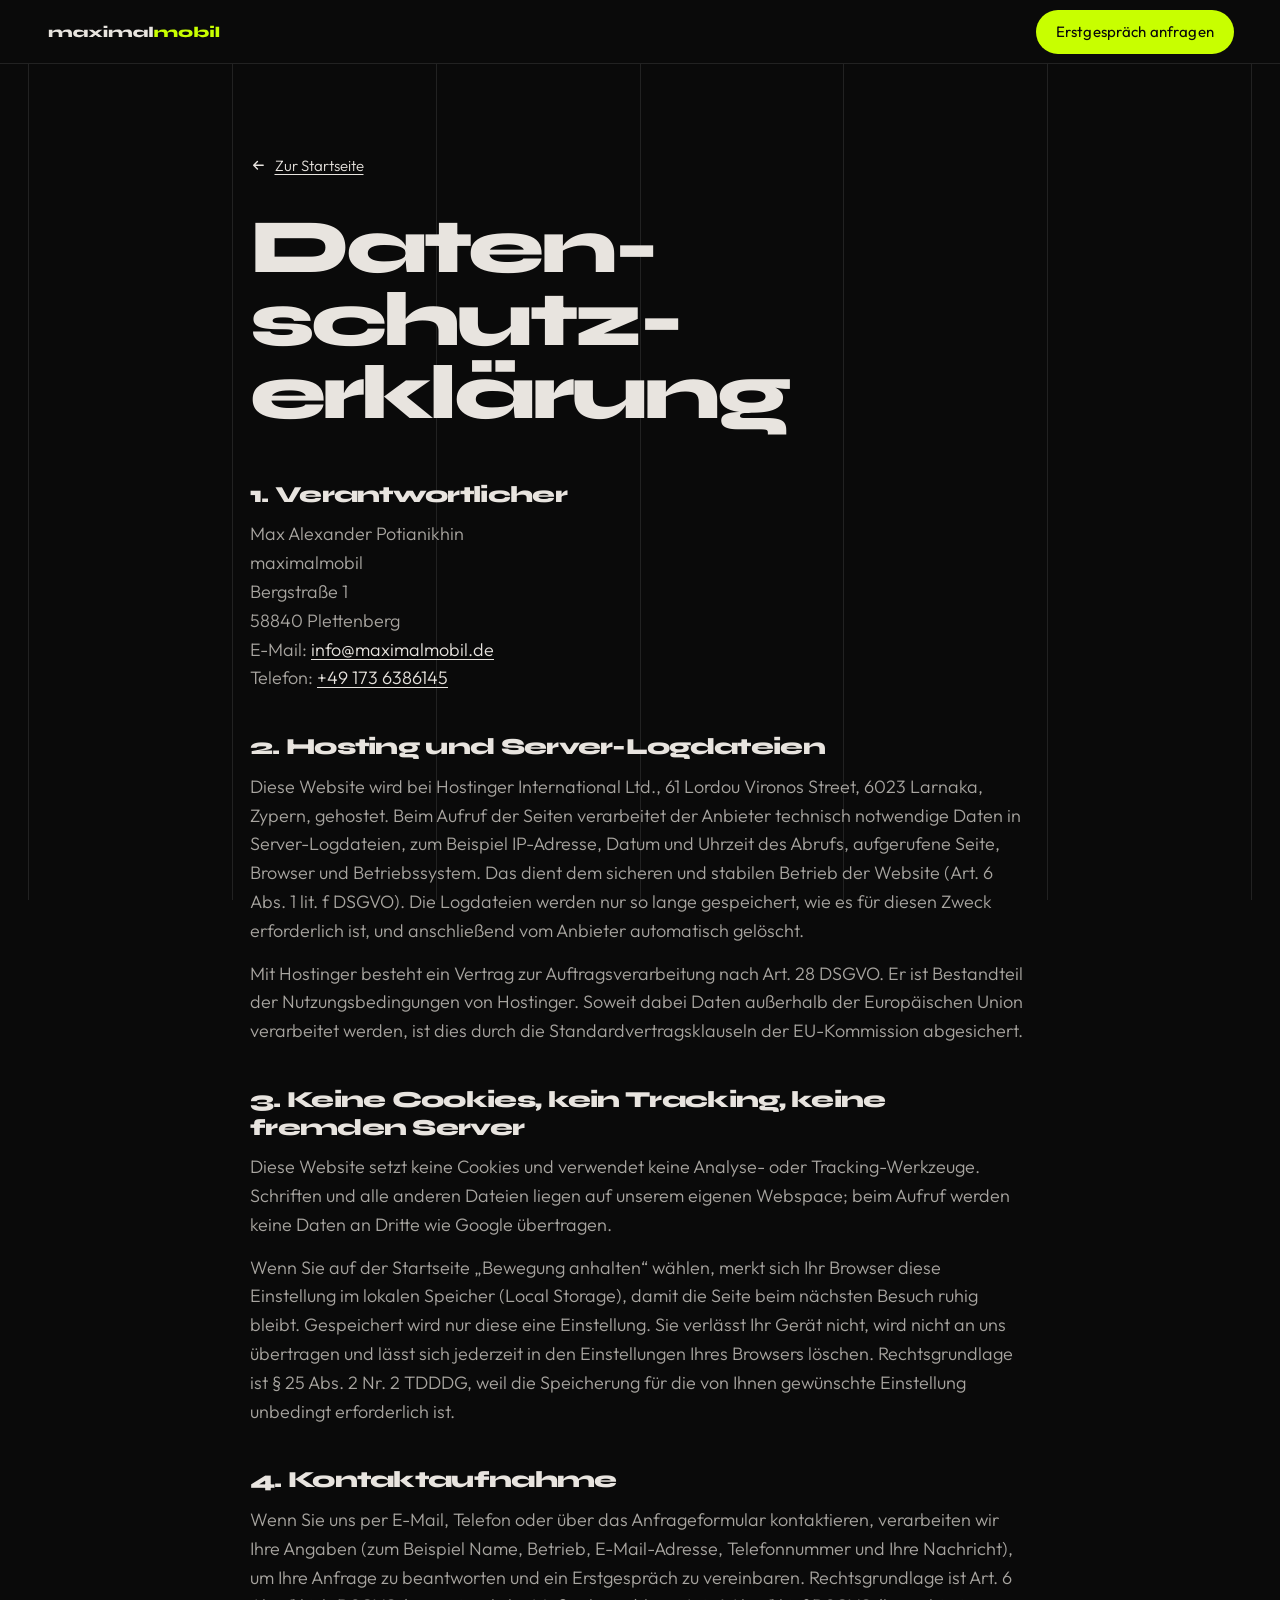
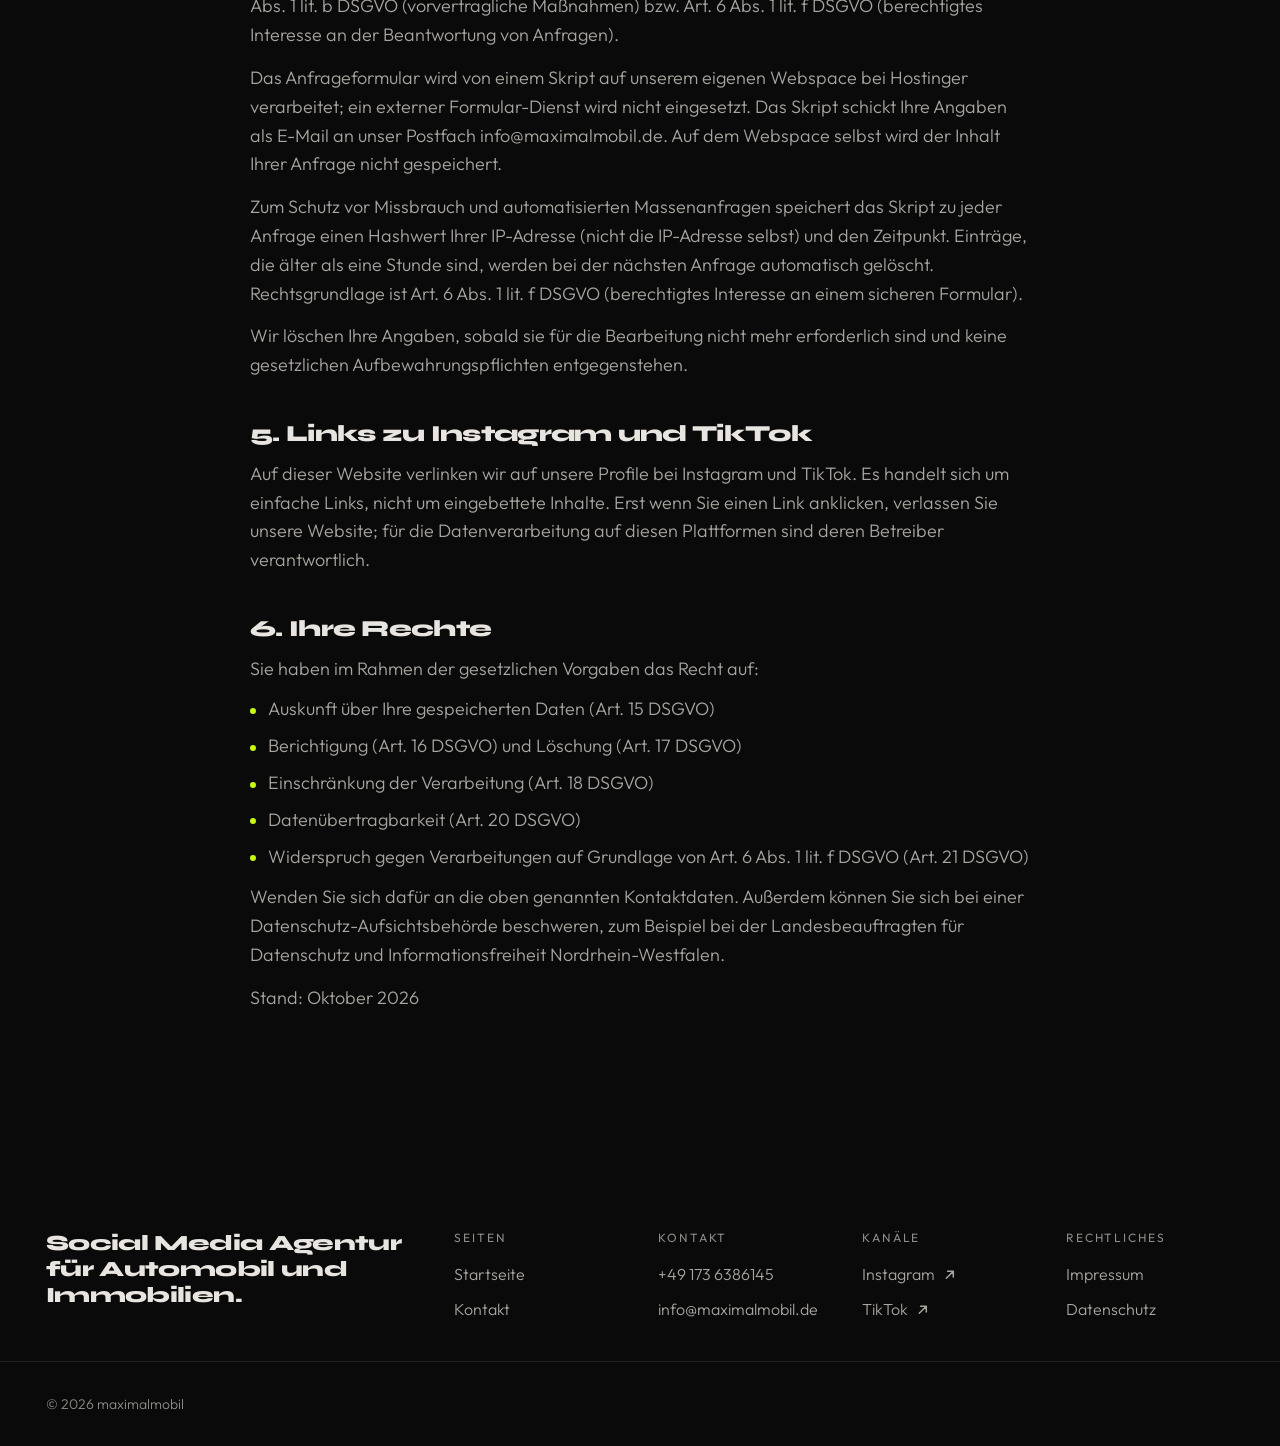
<file: datenschutz.html>
<!doctype html>
<html lang="de">
<head>
<meta charset="utf-8">
<meta name="viewport" content="width=device-width, initial-scale=1">
<title>Datenschutzerklärung – maximalmobil</title>
<meta name="theme-color" content="#0a0a0a">
<meta name="color-scheme" content="dark">
<link rel="icon" href="/favicon.svg" type="image/svg+xml">
<link rel="preload" href="/assets/fonts/syne-800.woff2" as="font" type="font/woff2" crossorigin>
<link rel="preload" href="/assets/fonts/outfit-300.woff2" as="font" type="font/woff2" crossorigin>
<link rel="stylesheet" href="/css/style.css?v=2026-10-31-v3e">
<script src="/js/head.js?v=2026-10-31-v3e"></script>
</head>
<body class="page-legal">

<svg class="sprite" aria-hidden="true" focusable="false">
  <symbol id="i-left" viewBox="0 0 20 20"><path d="M16 10H4.5M9 5.5 4.5 10 9 14.5" fill="none" stroke="currentColor" stroke-width="1.7" stroke-linecap="round" stroke-linejoin="round"/></symbol>
  <symbol id="i-out" viewBox="0 0 20 20"><path d="M6 14 14 6M7.5 6H14v6.5" fill="none" stroke="currentColor" stroke-width="1.7" stroke-linecap="round" stroke-linejoin="round"/></symbol>
</svg>

<div class="grid-bg" aria-hidden="true"><div><span></span><span></span><span></span><span></span><span></span><span></span></div></div>

<a class="skip" href="#inhalt">Zum Inhalt springen</a>

<header class="head">
  <div class="head-in">
    <a class="brand" href="/" aria-label="maximalmobil, zur Startseite"><img src="/assets/logo/wortmarke.svg" alt="" width="190" height="18"></a>
    <a class="btn btn-lime head-cta head-cta-legal" href="/#kontakt">Erstgespräch anfragen</a>
  </div>
</header>

<main id="inhalt" class="legal">
  <div class="wrap cols">
    <article class="legal-body c-2-5">
    <a class="back" href="/"><svg class="i" aria-hidden="true"><use href="#i-left"/></svg>Zur Startseite</a>
    <h1>Daten&shy;schutz&shy;erklärung</h1>

    <h2>1. Verantwortlicher</h2>
    <address>
      Max Alexander Potianikhin<br>
      maximalmobil<br>
      Bergstraße 1<br>
      58840 Plettenberg<br>
      E-Mail: <a href="mailto:info@maximalmobil.de">info@maximalmobil.de</a><br>
      Telefon: <a href="tel:+491736386145">+49 173 6386145</a>
    </address>

    <h2>2. Hosting und Server-Logdateien</h2>
    <p>Diese Website wird bei Hostinger International Ltd., 61 Lordou Vironos Street, 6023 Larnaka, Zypern, gehostet. Beim Aufruf der Seiten verarbeitet der Anbieter technisch notwendige Daten in Server-Logdateien, zum Beispiel IP-Adresse, Datum und Uhrzeit des Abrufs, aufgerufene Seite, Browser und Betriebssystem. Das dient dem sicheren und stabilen Betrieb der Website (Art. 6 Abs. 1 lit. f DSGVO). Die Logdateien werden nur so lange gespeichert, wie es für diesen Zweck erforderlich ist, und anschließend vom Anbieter automatisch gelöscht.</p>
    <p>Mit Hostinger besteht ein Vertrag zur Auftragsverarbeitung nach Art. 28 DSGVO. Er ist Bestandteil der Nutzungsbedingungen von Hostinger. Soweit dabei Daten außerhalb der Europäischen Union verarbeitet werden, ist dies durch die Standardvertragsklauseln der EU-Kommission abgesichert.</p>

    <h2>3. Keine Cookies, kein Tracking, keine fremden Server</h2>
    <p>Diese Website setzt keine Cookies und verwendet keine Analyse- oder Tracking-Werkzeuge. Schriften und alle anderen Dateien liegen auf unserem eigenen Webspace; beim Aufruf werden keine Daten an Dritte wie Google übertragen.</p>
    <p>Wenn Sie auf der Startseite „Bewegung anhalten“ wählen, merkt sich Ihr Browser diese Einstellung im lokalen Speicher (Local Storage), damit die Seite beim nächsten Besuch ruhig bleibt. Gespeichert wird nur diese eine Einstellung. Sie verlässt Ihr Gerät nicht, wird nicht an uns übertragen und lässt sich jederzeit in den Einstellungen Ihres Browsers löschen. Rechtsgrundlage ist § 25 Abs. 2 Nr. 2 TDDDG, weil die Speicherung für die von Ihnen gewünschte Einstellung unbedingt erforderlich ist.</p>

    <h2>4. Kontaktaufnahme</h2>
    <p>Wenn Sie uns per E-Mail, Telefon oder über das Anfrageformular kontaktieren, verarbeiten wir Ihre Angaben (zum Beispiel Name, Betrieb, E-Mail-Adresse, Telefonnummer und Ihre Nachricht), um Ihre Anfrage zu beantworten und ein Erstgespräch zu vereinbaren. Rechtsgrundlage ist Art. 6 Abs. 1 lit. b DSGVO (vorvertragliche Maßnahmen) bzw. Art. 6 Abs. 1 lit. f DSGVO (berechtigtes Interesse an der Beantwortung von Anfragen).</p>
    <p>Das Anfrageformular wird von einem Skript auf unserem eigenen Webspace bei Hostinger verarbeitet; ein externer Formular-Dienst wird nicht eingesetzt. Das Skript schickt Ihre Angaben als E-Mail an unser Postfach info@maximalmobil.de. Auf dem Webspace selbst wird der Inhalt Ihrer Anfrage nicht gespeichert.</p>
    <p>Zum Schutz vor Missbrauch und automatisierten Massenanfragen speichert das Skript zu jeder Anfrage einen Hashwert Ihrer IP-Adresse (nicht die IP-Adresse selbst) und den Zeitpunkt. Einträge, die älter als eine Stunde sind, werden bei der nächsten Anfrage automatisch gelöscht. Rechtsgrundlage ist Art. 6 Abs. 1 lit. f DSGVO (berechtigtes Interesse an einem sicheren Formular).</p>
    <p>Wir löschen Ihre Angaben, sobald sie für die Bearbeitung nicht mehr erforderlich sind und keine gesetzlichen Aufbewahrungspflichten entgegenstehen.</p>

    <h2>5. Links zu Instagram und TikTok</h2>
    <p>Auf dieser Website verlinken wir auf unsere Profile bei Instagram und TikTok. Es handelt sich um einfache Links, nicht um eingebettete Inhalte. Erst wenn Sie einen Link anklicken, verlassen Sie unsere Website; für die Datenverarbeitung auf diesen Plattformen sind deren Betreiber verantwortlich.</p>

    <h2>6. Ihre Rechte</h2>
    <p>Sie haben im Rahmen der gesetzlichen Vorgaben das Recht auf:</p>
    <ul>
      <li>Auskunft über Ihre gespeicherten Daten (Art. 15 DSGVO)</li>
      <li>Berichtigung (Art. 16 DSGVO) und Löschung (Art. 17 DSGVO)</li>
      <li>Einschränkung der Verarbeitung (Art. 18 DSGVO)</li>
      <li>Datenübertragbarkeit (Art. 20 DSGVO)</li>
      <li>Widerspruch gegen Verarbeitungen auf Grundlage von Art. 6 Abs. 1 lit. f DSGVO (Art. 21 DSGVO)</li>
    </ul>
    <p>Wenden Sie sich dafür an die oben genannten Kontaktdaten. Außerdem können Sie sich bei einer Datenschutz-Aufsichtsbehörde beschweren, zum Beispiel bei der Landesbeauftragten für Datenschutz und Informationsfreiheit Nordrhein-Westfalen.</p>

    <p>Stand: Oktober 2026</p>
  </article>
  </div>
</main>

<footer class="ft ft-legal">
  <div class="wrap cols ft-cols">
    <div class="ft-col c-1-2">
      <p class="ft-claim">Social Media Agentur für Automobil und Immobilien.</p>
    </div>
    <nav class="ft-col c-3" aria-label="Seiten">
      <p class="label">Seiten</p>
      <a href="/">Startseite</a>
      <a href="/#kontakt">Kontakt</a>
    </nav>
    <div class="ft-col c-4">
      <p class="label">Kontakt</p>
      <a href="tel:+491736386145">+49 173 6386145</a>
      <a href="mailto:info@maximalmobil.de">info@maximalmobil.de</a>
    </div>
    <div class="ft-col c-5">
      <p class="label">Kanäle</p>
      <a href="https://www.instagram.com/maximalmobil/" rel="noopener" target="_blank">Instagram<svg class="i" aria-hidden="true"><use href="#i-out"/></svg><span class="sr-only"> (öffnet in neuem Tab)</span></a>
      <a href="https://www.tiktok.com/@maximalmobil" rel="noopener" target="_blank">TikTok<svg class="i" aria-hidden="true"><use href="#i-out"/></svg><span class="sr-only"> (öffnet in neuem Tab)</span></a>
    </div>
    <nav class="ft-col c-6" aria-label="Rechtliches">
      <p class="label">Rechtliches</p>
      <a href="/impressum">Impressum</a>
      <a href="/datenschutz">Datenschutz</a>
    </nav>
  </div>
  <div class="wrap ft-bottom">
    <p>© 2026 maximalmobil</p>
  </div>
</footer>
</body>
</html>
</file>
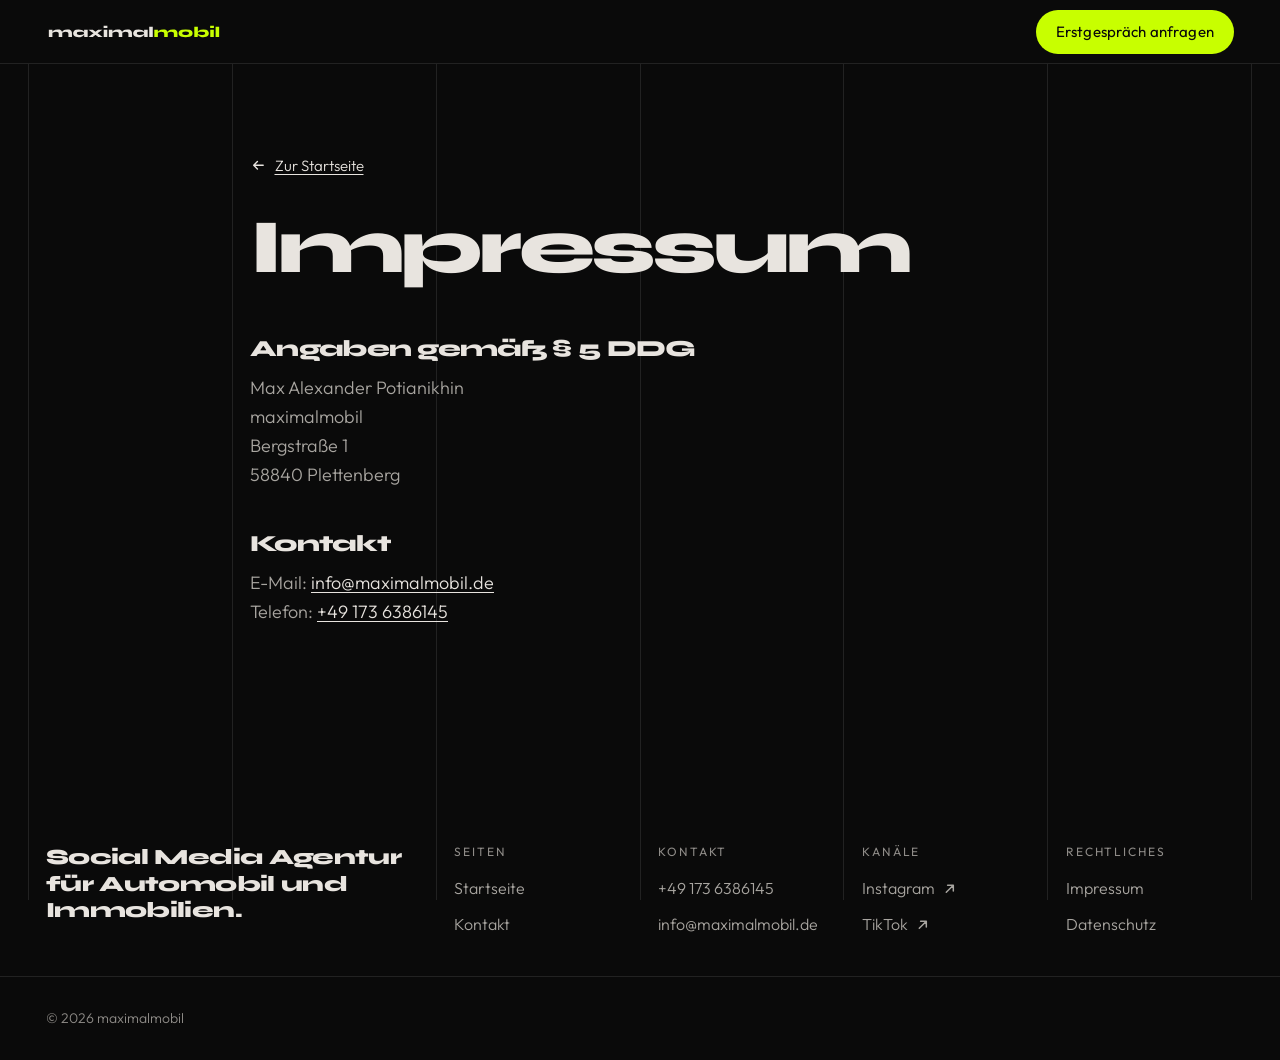
<file: impressum.html>
<!doctype html>
<html lang="de">
<head>
<meta charset="utf-8">
<meta name="viewport" content="width=device-width, initial-scale=1">
<title>Impressum – maximalmobil</title>
<meta name="theme-color" content="#0a0a0a">
<meta name="color-scheme" content="dark">
<link rel="icon" href="/favicon.svg" type="image/svg+xml">
<link rel="preload" href="/assets/fonts/syne-800.woff2" as="font" type="font/woff2" crossorigin>
<link rel="preload" href="/assets/fonts/outfit-300.woff2" as="font" type="font/woff2" crossorigin>
<link rel="stylesheet" href="/css/style.css?v=2026-10-31-v3e">
<script src="/js/head.js?v=2026-10-31-v3e"></script>
</head>
<body class="page-legal">

<svg class="sprite" aria-hidden="true" focusable="false">
  <symbol id="i-left" viewBox="0 0 20 20"><path d="M16 10H4.5M9 5.5 4.5 10 9 14.5" fill="none" stroke="currentColor" stroke-width="1.7" stroke-linecap="round" stroke-linejoin="round"/></symbol>
  <symbol id="i-out" viewBox="0 0 20 20"><path d="M6 14 14 6M7.5 6H14v6.5" fill="none" stroke="currentColor" stroke-width="1.7" stroke-linecap="round" stroke-linejoin="round"/></symbol>
</svg>

<div class="grid-bg" aria-hidden="true"><div><span></span><span></span><span></span><span></span><span></span><span></span></div></div>

<a class="skip" href="#inhalt">Zum Inhalt springen</a>

<header class="head">
  <div class="head-in">
    <a class="brand" href="/" aria-label="maximalmobil, zur Startseite"><img src="/assets/logo/wortmarke.svg" alt="" width="190" height="18"></a>
    <a class="btn btn-lime head-cta head-cta-legal" href="/#kontakt">Erstgespräch anfragen</a>
  </div>
</header>

<main id="inhalt" class="legal">
  <div class="wrap cols">
    <article class="legal-body c-2-5">
    <a class="back" href="/"><svg class="i" aria-hidden="true"><use href="#i-left"/></svg>Zur Startseite</a>
    <h1>Impressum</h1>

    <h2>Angaben gemäß § 5 DDG</h2>
    <address>
      Max Alexander Potianikhin<br>
      maximalmobil<br>
      Bergstraße 1<br>
      58840 Plettenberg
    </address>

    <h2>Kontakt</h2>
    <address>
      E-Mail: <a href="mailto:info@maximalmobil.de">info@maximalmobil.de</a><br>
      Telefon: <a href="tel:+491736386145">+49 173 6386145</a>
    </address>
  </article>
  </div>
</main>

<footer class="ft ft-legal">
  <div class="wrap cols ft-cols">
    <div class="ft-col c-1-2">
      <p class="ft-claim">Social Media Agentur für Automobil und Immobilien.</p>
    </div>
    <nav class="ft-col c-3" aria-label="Seiten">
      <p class="label">Seiten</p>
      <a href="/">Startseite</a>
      <a href="/#kontakt">Kontakt</a>
    </nav>
    <div class="ft-col c-4">
      <p class="label">Kontakt</p>
      <a href="tel:+491736386145">+49 173 6386145</a>
      <a href="mailto:info@maximalmobil.de">info@maximalmobil.de</a>
    </div>
    <div class="ft-col c-5">
      <p class="label">Kanäle</p>
      <a href="https://www.instagram.com/maximalmobil/" rel="noopener" target="_blank">Instagram<svg class="i" aria-hidden="true"><use href="#i-out"/></svg><span class="sr-only"> (öffnet in neuem Tab)</span></a>
      <a href="https://www.tiktok.com/@maximalmobil" rel="noopener" target="_blank">TikTok<svg class="i" aria-hidden="true"><use href="#i-out"/></svg><span class="sr-only"> (öffnet in neuem Tab)</span></a>
    </div>
    <nav class="ft-col c-6" aria-label="Rechtliches">
      <p class="label">Rechtliches</p>
      <a href="/impressum">Impressum</a>
      <a href="/datenschutz">Datenschutz</a>
    </nav>
  </div>
  <div class="wrap ft-bottom">
    <p>© 2026 maximalmobil</p>
  </div>
</footer>
</body>
</html>
</file>
<file: css/style.css>
/* maximalmobil · Version 3 „Der Sucher“
   CI: Ink, Bone, Lime · Syne 800 und Outfit 300/400 · Haarlinien-Raster mit 6 Spalten
   Alles Bewegte hängt an html.js und prefers-reduced-motion; ohne Skript steht jeder Inhalt sofort da. */

@font-face{font-family:"Syne";src:url("../assets/fonts/syne-800.woff2") format("woff2");font-weight:800;font-style:normal;font-display:swap}
@font-face{font-family:"Outfit";src:url("../assets/fonts/outfit-300.woff2") format("woff2");font-weight:300;font-style:normal;font-display:swap}
@font-face{font-family:"Outfit";src:url("../assets/fonts/outfit-400.woff2") format("woff2");font-weight:400;font-style:normal;font-display:swap}

:root{
  --ink:#0a0a0a;
  --surface:#131311;
  --surface-2:#1c1c19;
  --line:#222222;
  --line-2:#2c2b27;
  --line-control:#85837d;
  /* Stern als Grafik statt Zeichen ✳: Handys zeigen das Zeichen sonst als buntes Emoji */
  --star:url("/assets/icons/stern.svg") center/contain no-repeat;
  --bone:#e8e4df;
  --bone-dim:#a8a5a0;
  --bone-faint:#8f8c88;
  --mute:#76736e;
  --lime:#c8ff00;
  --lime-hover:#a0cc00;
  --lime-dark:#5c7300;
  --on-lime-dim:#3b4a00;
  --bone-2:#dcd7d0;
  --bone-3:#cfc9c1;

  --m:clamp(12px,2.2vw,36px);
  --pad:clamp(14px,1.4vw,22px);
  --head:64px;
  --r:14px;
  --sec:clamp(104px,12vw,200px);

  --display:"Syne","Arial Black",sans-serif;
  --text:"Outfit",system-ui,-apple-system,"Segoe UI",sans-serif;
  --ease:cubic-bezier(.2,.7,.1,1);
  --ease-out:cubic-bezier(.16,1,.3,1);
}

/* ---------- Grundlagen ---------- */
*,*::before,*::after{box-sizing:border-box}
html{-webkit-text-size-adjust:100%;text-size-adjust:100%;scroll-padding-top:calc(var(--head) + 12px)}
@media (prefers-reduced-motion:no-preference){html{scroll-behavior:smooth}}
body{margin:0;background:var(--ink);color:var(--bone);font:300 18px/1.6 var(--text);-webkit-font-smoothing:antialiased;-moz-osx-font-smoothing:grayscale;overflow-x:clip}
img,video,svg{display:block;max-width:100%}
img,video{height:auto}
h1,h2,h3,p,ul,ol,dl,dd,figure{margin:0}
ul,ol{padding:0;list-style:none}
a{color:inherit;text-decoration:none}
button{font:inherit;color:inherit;background:none;border:0;padding:0;cursor:pointer}
strong,b{font-weight:400}
::selection{background:var(--lime);color:var(--ink)}
:focus-visible{outline:2px solid var(--lime);outline-offset:3px;border-radius:4px}
.sprite{position:absolute;width:0;height:0;overflow:hidden}
.i{width:1.1em;height:1.1em;flex:none;display:inline-block;vertical-align:-.18em}
.sr-only{position:absolute!important;width:1px;height:1px;margin:-1px;padding:0;overflow:hidden;clip:rect(0 0 0 0);white-space:nowrap;border:0}
.skip{position:fixed;left:12px;top:-60px;z-index:100;background:var(--lime);color:var(--ink);padding:10px 16px;border-radius:999px;font-weight:400}
.skip:focus{top:12px}

/* Haarlinien-Raster */
.grid-bg{position:fixed;inset:0;z-index:-1;pointer-events:none;padding-inline:var(--m)}
.grid-bg>div{height:100%;display:grid;grid-template-columns:repeat(6,minmax(0,1fr));border-right:1px solid var(--line)}
.grid-bg span{border-left:1px solid var(--line)}

/* Raster für Inhalte: Spalten liegen genau auf den Linien, Inhalt hat Innenabstand zur Linie */
.wrap{padding-inline:var(--m)}
.cols{display:grid;grid-template-columns:repeat(6,minmax(0,1fr))}
.cols>*{padding-inline:var(--pad);min-width:0}
.c-1{grid-column:1/2}.c-3{grid-column:3/4}.c-4{grid-column:4/5}.c-5{grid-column:5/6}.c-6{grid-column:6/7}
.c-1-2{grid-column:1/3}.c-1-3{grid-column:1/4}.c-1-4{grid-column:1/5}.c-1-6{grid-column:1/7}
.c-2-4{grid-column:2/5}.c-2-5{grid-column:2/6}.c-2-6{grid-column:2/7}
.c-3-4{grid-column:3/5}.c-3-6{grid-column:3/7}.c-4-6{grid-column:4/7}.c-5-6{grid-column:5/7}

/* ---------- Typografie ---------- */
.label{font:400 12px/1.3 var(--text);letter-spacing:.16em;text-transform:uppercase;color:var(--bone-faint)}
.label-ink{color:rgba(10,10,10,.62)}
.h2{font:800 clamp(34px,5.6vw,104px)/.92 var(--display);letter-spacing:-.05em;color:var(--bone);text-wrap:balance;hyphens:manual}
.sec-head{align-items:start;row-gap:20px}
.sec-head .label{padding-top:.6em}
.sec-body{margin-top:clamp(48px,5.4vw,96px);align-items:start;row-gap:40px}
/* Akzentteil einer Überschrift in Lime (Wunsch des Nutzers, 28.10.2026); auf hellem Grund Lime dunkel laut CI */
.ac{color:var(--lime)}
.lead{font-size:clamp(18px,1.35vw,21px);line-height:1.5;color:var(--bone);max-width:34ch}
.statement{font:300 clamp(24px,2.55vw,38px)/1.25 var(--text);letter-spacing:-.01em;color:var(--bone)}
.nowrap{white-space:nowrap}
.u{text-decoration:underline;text-underline-offset:.2em;text-decoration-thickness:1px}
@media (hover:hover){.u:hover{color:var(--lime)}}

/* ---------- Knöpfe, Tags ---------- */
.btn{display:inline-flex;align-items:center;gap:.6em;min-height:44px;padding:0 20px;border-radius:999px;font:400 15px/1 var(--text);letter-spacing:.01em;white-space:nowrap;transition:background-color .25s var(--ease),color .25s var(--ease),border-color .25s var(--ease),transform .25s var(--ease)}
.btn .i{transition:transform .3s var(--ease)}
.btn:active{transform:scale(.97)}
.btn-lg{min-height:54px;padding:0 26px;font-size:16px}
.btn-lime{background:var(--lime);color:var(--ink)}
.btn-ink{background:var(--ink);color:var(--bone)}
.btn-line{border:1px solid var(--line-2);color:var(--bone)}
@media (hover:hover){
  .btn:hover .i{transform:translateX(4px)}
  .btn-lime:hover{background:var(--lime-hover)}
  .btn-ink:hover{background:#262622}
  .btn-line:hover{border-color:var(--lime);color:var(--lime)}
}
.tag{display:inline-flex;align-items:center;height:24px;padding:0 10px;border:1px solid var(--line-2);border-radius:999px;font:400 11px/1 var(--text);letter-spacing:.12em;text-transform:uppercase;color:var(--bone-dim)}
.round{width:48px;height:48px;border-radius:50%;border:1px solid var(--line-2);display:grid;place-items:center;transition:border-color .25s,color .25s,background-color .25s,transform .2s}
.round:active{transform:scale(.94)}
.round:disabled{opacity:.35;cursor:default}
@media (hover:hover){.round:not(:disabled):hover{border-color:var(--lime);color:var(--lime)}}
.link-arrow{display:inline-flex;align-items:center;min-height:44px;gap:.5em;font-size:16px;color:var(--bone);align-self:end;justify-self:start}
.link-arrow .i{transition:transform .3s var(--ease)}
@media (hover:hover){.link-arrow:hover{color:var(--lime)}.link-arrow:hover .i{transform:translateX(4px)}}

/* Crop-Marks des Suchers (an Rahmen für Reels und Bilder) */
.rf{position:absolute;width:18px;height:18px;border-color:var(--lime);border-style:solid;border-width:0;z-index:2;pointer-events:none}
.rf-tl{top:-9px;left:-9px;border-top-width:2px;border-left-width:2px}
.rf-tr{top:-9px;right:-9px;border-top-width:2px;border-right-width:2px}
.rf-bl{bottom:-9px;left:-9px;border-bottom-width:2px;border-left-width:2px}
.rf-br{bottom:-9px;right:-9px;border-bottom-width:2px;border-right-width:2px}

/* ---------- Kopfzeile ---------- */
.head{position:fixed;inset:0 0 auto;z-index:50;height:var(--head);background:var(--ink);border-bottom:1px solid var(--line)}
.head-in{height:100%;display:flex;align-items:center;gap:24px;padding-inline:calc(var(--m) + var(--pad))}
.brand{display:block;flex:none;padding-block:12px}
.brand img{width:176px;height:auto}
.nav{display:flex;align-items:center;gap:clamp(14px,2vw,32px);margin-left:auto}
.nav a{display:inline-flex;align-items:baseline;gap:6px;font:400 14px/1 var(--text);color:var(--bone-dim);padding:10px 0;position:relative;transition:color .2s}
.nav-n{font-size:11px;letter-spacing:.08em;color:var(--bone-faint);font-variant-numeric:tabular-nums}
.nav a::after{content:"";position:absolute;left:0;right:0;bottom:2px;height:1px;background:var(--lime);transform:scaleX(0);transform-origin:left;transition:transform .35s var(--ease)}
.nav a.is-here{color:var(--bone)}
.nav a.is-here::after{transform:scaleX(1)}
.nav a.is-here .nav-n{color:var(--lime)}
@media (hover:hover){.nav a:hover{color:var(--bone)}.nav a:hover::after{transform:scaleX(1)}}
.nav-tel{display:none!important}
.nav a.nav-more{display:none}
.head-cta{flex:none}
.cta-s{display:none}
.menu-btn{display:none;margin-left:auto;height:40px;padding:0 16px;border:1px solid var(--line-2);border-radius:999px;font-size:14px}
.menu-close{display:none}

/* ---------- Erster Bildschirm ---------- */
.hero{padding:calc(var(--head) + 12px) var(--m) 0}
.hero-card{position:relative;height:calc(100svh - var(--head) - 12px - 72px);min-height:600px;max-height:1100px;border-radius:var(--r);overflow:hidden;background:var(--surface);isolation:isolate}
.hero-bg,.hero-bg img{position:absolute;inset:0;width:100%;height:100%}
.hero-bg img{object-fit:cover;object-position:45% 60%;transform-origin:50% 50%}
.hero-scrim{position:absolute;inset:0;background:
  linear-gradient(to top,rgba(10,10,10,.9) 0%,rgba(10,10,10,.6) 34%,rgba(10,10,10,.18) 62%,rgba(10,10,10,.4) 100%),
  linear-gradient(to right,rgba(10,10,10,.55) 0%,rgba(10,10,10,0) 55%)}

.vf{position:absolute;inset:clamp(14px,1.6vw,24px);z-index:3;pointer-events:none;font:400 12px/1 var(--text);letter-spacing:.14em;text-transform:uppercase;color:var(--bone)}
.vf-c{position:absolute;width:28px;height:28px;border:0 solid rgba(232,228,223,.75)}
.vf-tl{top:0;left:0;border-top-width:1.5px;border-left-width:1.5px}
.vf-tr{top:0;right:0;border-top-width:1.5px;border-right-width:1.5px}
.vf-bl{bottom:0;left:0;border-bottom-width:1.5px;border-left-width:1.5px}
.vf-br{bottom:0;right:0;border-bottom-width:1.5px;border-right-width:1.5px}
.vf-rec{position:absolute;top:8px;left:40px;display:flex;align-items:center;gap:8px}
.vf-dot{width:9px;height:9px;border-radius:50%;background:var(--lime)}
.vf-tc{font-variant-numeric:tabular-nums;letter-spacing:.08em;color:var(--bone-dim)}
.vf-ruler{position:absolute;top:6px;left:50%;width:min(36%,420px);height:14px;transform:translateX(-50%);color:rgba(232,228,223,.55)}
.vf-meta{position:absolute;top:8px;right:40px;display:flex;gap:14px}
.vf-meta span{color:var(--bone-dim)}
.vf-meta .vf-where{color:var(--bone)}

.hero-reel{position:absolute;z-index:2;right:clamp(40px,4.4vw,96px);top:50%;transform:translateY(-52%);height:min(72%,660px,39vw);aspect-ratio:9/16}
.reel-frame{position:relative;width:100%;height:100%;border-radius:8px;box-shadow:0 0 0 200vmax rgba(10,10,10,.28)}
.reel-video{width:100%;height:100%;object-fit:cover;border-radius:8px;background:var(--surface)}
.reel-cap{position:absolute;left:0;right:0;top:calc(100% + 14px);display:flex;justify-content:space-between;gap:12px;font:400 14px/1.3 var(--text);color:var(--bone-dim)}
.reel-len{font-variant-numeric:tabular-nums}

.hero-copy{position:absolute;z-index:4;left:clamp(24px,3.2vw,56px);bottom:clamp(28px,3.6vw,60px);right:clamp(24px,3.2vw,56px)}
.display{font:800 clamp(44px,5.2vw,110px)/.9 var(--display);letter-spacing:-.05em;color:var(--bone)}
.display .ln{display:block;overflow:hidden;padding-bottom:.06em;margin-bottom:-.06em}
.display .ln>span{display:inline-block}
.display .ln-lime{color:var(--lime)}
.hero-sub{margin-top:clamp(20px,2.2vw,32px);max-width:34ch;font-size:clamp(18px,1.4vw,22px);line-height:1.45;color:var(--bone)}
.hero-for{margin-top:clamp(16px,1.6vw,22px);display:flex;flex-wrap:wrap;align-items:center;gap:8px;font-size:14px;color:var(--bone-dim)}
.hero-for span{margin-right:4px}
.hero-for a{display:inline-flex;align-items:center;min-height:36px;padding:0 14px;border:1px solid rgba(232,228,223,.32);border-radius:999px;color:var(--bone);transition:border-color .2s,color .2s}
@media (hover:hover){.hero-for a:hover{border-color:var(--lime);color:var(--lime)}}
.hero-act{margin-top:clamp(22px,2.4vw,34px);display:flex;flex-wrap:wrap;align-items:flex-start;gap:14px 28px}
.cta-stack{display:flex;flex-direction:column;align-items:flex-start;gap:8px}
.cta-note{font-size:13px;color:var(--bone-dim);padding-left:4px}
.hero-tel{display:flex;flex-direction:column;justify-content:center;min-height:44px;gap:3px;font:400 16px/1.2 var(--text);color:var(--bone);font-variant-numeric:tabular-nums}
.hero-tel span{font-size:11px;letter-spacing:.14em;text-transform:uppercase;color:var(--bone-faint)}
@media (hover:hover){.hero-tel:hover{color:var(--lime)}}

/* Laufband unter dem ersten Bildschirm */
.band{display:flex;align-items:center;gap:20px;height:72px;padding-inline:var(--pad);border-bottom:1px solid var(--line)}
.band-label{flex:none;font:400 12px/1 var(--text);letter-spacing:.16em;text-transform:uppercase;color:var(--bone-faint)}
.marquee{display:flex;overflow:hidden;min-width:0;flex:1;mask-image:linear-gradient(to right,transparent,#000 6%,#000 94%,transparent)}
.marquee-row{display:flex;flex:none;gap:0;white-space:nowrap}
.band .marquee-row li{display:flex;align-items:center;font:400 clamp(17px,1.5vw,22px)/1 var(--text);color:var(--bone)}
.band .marquee-row li::after{content:"";flex:none;width:.61em;height:.61em;margin-inline:clamp(18px,2vw,32px);background:var(--lime);-webkit-mask:var(--star);mask:var(--star)}
.still-btn{flex:none;height:36px;padding:0 14px;border:1px solid var(--line-2);border-radius:999px;font-size:13px;color:var(--bone-dim);transition:color .2s,border-color .2s}
@media (hover:hover){.still-btn:hover{color:var(--bone);border-color:var(--bone-faint)}}
.still-btn[aria-pressed="true"]{color:var(--ink);background:var(--bone);border-color:var(--bone)}

/* ---------- Abschnitte ---------- */
.sec{padding-block:var(--sec)}

/* Der Name */
.name{overflow-x:clip}
.name .h2{margin-top:-.08em}
.stack{margin-top:clamp(56px,7vw,120px);padding-inline:var(--pad);font:800 clamp(25px,6.55vw,124px)/.94 var(--display);letter-spacing:-.05em;display:grid;grid-template-columns:max-content max-content minmax(0,1fr);row-gap:.06em}
.stack-row{display:contents}
.pre{grid-column:1;display:flex;align-items:center;justify-content:space-between;gap:24px;color:var(--bone)}
.pre-w{margin-left:auto}
.mob{grid-column:2;color:var(--lime)}
.suf{grid-column:3;display:flex;align-items:center;gap:clamp(14px,1.6vw,28px);min-width:0}
.suf-w{color:var(--bone)}
.cap{max-width:21ch;font:300 clamp(14px,1.05vw,16px)/1.4 var(--text);letter-spacing:0;color:var(--bone-dim);padding-top:.15em}
.suf .cap{padding-left:clamp(14px,1.6vw,28px)}
.stack-key{display:none}
.name-foot{margin-top:clamp(64px,8vw,140px);align-items:end}

/* Arbeiten */
.work{padding-bottom:calc(var(--sec) * .8)}
/* Laufschriften: erst auf rund 45 %, dann noch einmal 20 % kleiner (Wunsch des Nutzers, 28.10.2026) */
.work-marquee{display:flex;overflow:hidden;font:800 clamp(22px,3.96vw,72px)/1 var(--display);letter-spacing:-.05em;color:var(--bone);padding-bottom:.08em}
.work-marquee .marquee-row span{padding-right:.3em}
.work-marquee .star{flex:none;font-size:.5em;align-self:center;width:.76em;height:.76em;margin:0 .665em 0 .065em;background:var(--lime);-webkit-mask:var(--star);mask:var(--star)}
.work-bar{margin-top:clamp(28px,3vw,48px);align-items:end}
.work-intro{color:var(--bone-dim);font-size:17px;max-width:46ch}
.work-ctrl{display:flex;align-items:center;justify-content:flex-end;gap:10px}
.work-count{margin-right:auto;font:400 13px/1 var(--text);letter-spacing:.12em;color:var(--bone-faint);font-variant-numeric:tabular-nums}
.work-count span{color:var(--bone)}
.track{margin-top:clamp(28px,3vw,44px);display:flex;gap:clamp(12px,1.2vw,20px);overflow-x:auto;scroll-snap-type:x mandatory;scroll-padding-inline:calc(var(--m) + var(--pad));padding-inline:calc(var(--m) + var(--pad));padding-bottom:8px;scrollbar-width:none;cursor:grab}
.track::-webkit-scrollbar{display:none}
.track.is-drag{cursor:grabbing;scroll-snap-type:none}
.track.is-drag *{pointer-events:none}
.work-item{flex:0 0 clamp(250px,24vw,380px);scroll-snap-align:start}
.work-media{position:relative;aspect-ratio:9/16;border-radius:var(--r);overflow:hidden;background:var(--surface)}
.work-media img,.work-media video{position:absolute;inset:0;width:100%;height:100%;object-fit:cover;transition:transform 1s var(--ease-out)}
.work-plan{display:grid;place-items:center;color:var(--bone-dim)}
.work-plan .plan{position:absolute;inset:0;width:100%;height:100%}
.tag-on{position:absolute;top:12px;left:12px;background:rgba(10,10,10,.66);border-color:rgba(232,228,223,.22);color:var(--bone)}
.work-play{position:absolute;right:12px;bottom:12px;display:inline-flex;align-items:center;gap:6px;height:28px;padding:0 10px 0 8px;border-radius:999px;background:var(--lime);color:var(--ink);font:400 12px/1 var(--text);font-variant-numeric:tabular-nums;transition:opacity .3s}
.work-play .i{width:14px;height:14px}
.work-fig.is-playing .work-play{opacity:0}
.work-fig figcaption{display:flex;flex-direction:column;gap:4px;padding-top:14px}
.work-title{font:800 clamp(19px,1.5vw,24px)/1.1 var(--display);letter-spacing:-.03em}
.work-meta{font-size:15px;color:var(--bone-faint)}
@media (hover:hover){.work-fig:hover .work-media img{transform:scale(1.04)}}

/* Leistungen */
.svc-side{display:flex;flex-direction:column;gap:24px;align-self:start;position:sticky;top:calc(var(--head) + 40px)}
.svc-list{counter-reset:none}
.svc{display:grid;grid-template-columns:3.2em minmax(0,1fr) minmax(0,1.15fr);gap:8px clamp(16px,2vw,40px);align-items:start;padding-block:clamp(24px,2.4vw,36px);border-top:1px solid var(--line);position:relative}
.svc:last-child{border-bottom:1px solid var(--line)}
.svc-n{font:800 15px/1.9 var(--display);color:var(--bone-faint);font-variant-numeric:tabular-nums;transition:color .3s}
.svc-t{font:800 clamp(24px,2.4vw,40px)/1.05 var(--display);letter-spacing:-.04em;transition:transform .45s var(--ease),color .3s}
.svc-b{display:flex;flex-direction:column;gap:14px;color:var(--bone-dim);font-size:17px;line-height:1.55}
.svc-b>p:first-child{color:var(--bone)}
@media (hover:hover){
  .svc:hover .svc-n{color:var(--lime)}
  .svc:hover .svc-t{transform:translateX(10px)}
}

/* Für wen: drei Branchen */
.br{position:relative}
.br-stage{padding-block:var(--sec) 0}
.br-top{display:grid;grid-template-columns:1fr auto;align-items:end;gap:16px 24px;padding-inline:calc(var(--m) + var(--pad))}
.br-h2{font:400 12px/1.3 var(--text);letter-spacing:.16em;text-transform:uppercase;color:var(--bone-faint)}
.br-ruler{display:flex;gap:clamp(16px,2.4vw,40px);font:400 13px/1 var(--text);color:var(--bone-faint)}
.br-ruler li{display:flex;gap:8px;transition:color .3s}
.br-ruler span{font-size:11px;letter-spacing:.08em;color:var(--bone-faint);transition:color .3s}
.br-ruler li.is-on{color:var(--bone)}
.br-ruler li.is-on span{color:var(--lime)}
.br-progress{grid-column:1/-1;height:2px;background:var(--line);position:relative;overflow:hidden;display:none}
.br-progress span{position:absolute;inset:0;background:var(--lime);transform-origin:left;transform:scaleX(0)}
.br-panel{padding-bottom:var(--sec)}
.br-panel .cols{align-items:start;row-gap:clamp(28px,3vw,48px)}
.br-title{font:800 clamp(36px,10.6vw,210px)/.86 var(--display);letter-spacing:-.05em;color:var(--bone);margin-top:.1em}
.br-title span{display:inline-block}
.br-media{display:flex;flex-direction:column;gap:14px}
.br-frame{position:relative;aspect-ratio:9/16;max-height:72svh;border-radius:var(--r);background:var(--surface)}
.br-frame>img,.br-frame>video{position:absolute;inset:0;width:100%;height:100%;object-fit:cover;border-radius:var(--r)}
.br-media figcaption{font:400 14px/1.35 var(--text);color:var(--bone-faint)}
.br-plan{display:grid;place-items:center;color:var(--bone-dim)}
.plan{width:100%;height:100%}
.plan text{font-family:var(--text);letter-spacing:.04em}
.br-text{display:flex;flex-direction:column;gap:22px;align-items:flex-start;padding-top:8px}
.br-lead{font:300 clamp(22px,1.9vw,30px)/1.25 var(--text);letter-spacing:-.01em;color:var(--bone)}
.br-text>p:not(.br-lead){color:var(--bone-dim);max-width:44ch}
.br-list{padding-top:12px}
.br-list ul{margin-top:16px;border-top:1px solid var(--line)}
.br-list li{padding:14px 0;border-bottom:1px solid var(--line);font-size:17px;line-height:1.4;display:flex;gap:12px}
.br-list li::before{content:"";flex:none;width:7px;height:7px;margin-top:.55em;border-radius:50%;background:var(--lime)}

/* Angepinnt (nur Desktop mit Skript) */
.br.is-pin{height:calc(100svh * 2.6)}
.br.is-pin .br-stage{position:sticky;top:var(--head);height:calc(100svh - var(--head));padding-top:clamp(20px,2.4vw,36px);display:flex;flex-direction:column;overflow:hidden}
.br.is-pin .br-progress{display:block}
.br.is-pin .br-panels{position:relative;flex:1;min-height:0}
.br.is-pin .br-panel{position:absolute;inset:0;padding-bottom:0;visibility:hidden}
.br.is-pin .br-panel .cols{height:100%;grid-template-rows:auto minmax(0,1fr);row-gap:clamp(18px,2vw,30px);padding-bottom:clamp(20px,2.4vw,36px)}
.br.is-pin .br-media{grid-row:2;height:100%;min-height:0}
.br.is-pin .br-frame{flex:1;min-height:0;max-height:none;aspect-ratio:auto;width:auto}
.br.is-pin .br-text,.br.is-pin .br-list{grid-row:2}
.br.is-pin .br-panel.is-on{visibility:visible}
.br.is-pin .br-title span{transform:translateY(105%);transition:transform .7s var(--ease-out)}
.br.is-pin .br-title{overflow:hidden;padding-bottom:.04em}
.br.is-pin .br-panel.is-on .br-title span{transform:none}
.br.is-pin .br-panel .br-media,.br.is-pin .br-panel .br-text,.br.is-pin .br-panel .br-list{opacity:0;transform:translateY(24px);transition:opacity .5s var(--ease),transform .7s var(--ease-out)}
.br.is-pin .br-panel.is-on .br-media{opacity:1;transform:none;transition-delay:.08s}
.br.is-pin .br-panel.is-on .br-text{opacity:1;transform:none;transition-delay:.16s}
.br.is-pin .br-panel.is-on .br-list{opacity:1;transform:none;transition-delay:.24s}

/* Reichweite */
.proof .cols{align-items:end}
.proof-num{display:flex;flex-direction:column;gap:clamp(20px,2vw,30px)}
.proof-h{display:flex;flex-direction:column;font-family:var(--display);font-weight:800;letter-spacing:-.05em;line-height:.86}
.proof-h .big{font-size:clamp(44px,9.6vw,190px);color:var(--bone);font-variant-numeric:tabular-nums}
.proof-h .unit{font-size:clamp(36px,4.6vw,84px);color:var(--lime);letter-spacing:-.05em;margin-top:.08em}
.proof-facts{display:grid;grid-template-columns:repeat(2,minmax(0,1fr));max-width:560px;border-top:1px solid var(--line);margin-top:8px}
.proof-facts div{padding-top:14px;display:flex;flex-direction:column;gap:6px}
.proof-facts dt{font:400 11px/1.3 var(--text);letter-spacing:.14em;text-transform:uppercase;color:var(--bone-faint)}
.proof-facts dd{font-size:17px}
.proof-pic{display:flex;flex-direction:column;gap:14px}
.proof-frame{position:relative;aspect-ratio:9/14;border-radius:var(--r);overflow:hidden;background:var(--surface)}
.proof-frame img{position:absolute;inset:0;width:100%;height:115%;object-fit:cover;object-position:50% 40%;will-change:transform}
.proof-pic figcaption{font:400 14px/1.35 var(--text);color:var(--bone-faint)}
.outline{display:flex;overflow:hidden;margin-top:clamp(80px,9vw,160px);border-block:1px solid var(--line);padding-block:clamp(14px,1.6vw,24px);font:800 clamp(18px,2.64vw,50px)/1 var(--display);letter-spacing:-.05em}
.outline .marquee-row{align-items:center}
.outline span{padding-inline:.25em;color:var(--bone)}
.outline span.o{color:transparent;-webkit-text-stroke:1.5px var(--bone-faint)}
.outline i{flex:none;font-size:.45em;width:.76em;height:.76em;margin-inline:.465em;background:var(--lime);-webkit-mask:var(--star);mask:var(--star)}

/* Ablauf als Schnittspur */
.flow-head{align-items:end;row-gap:24px}
.tl{position:relative;margin-top:clamp(56px,6vw,96px);padding-inline:var(--pad)}
.tl-ruler{width:100%;height:16px;color:var(--line-2)}
.tl-track{display:grid;grid-template-columns:repeat(5,minmax(0,1fr));gap:6px;margin-top:10px}
.clip{display:flex;align-items:center;gap:10px;height:52px;padding:0 14px;border-radius:8px;background:var(--surface-2);font:400 14px/1 var(--text);color:var(--bone-dim);white-space:nowrap;overflow:hidden;transition:background-color .35s var(--ease),color .35s var(--ease)}
.clip b{font-size:11px;letter-spacing:.04em;color:var(--bone-faint);transition:color .35s}
.clip.is-on{background:var(--lime);color:var(--ink)}
.clip.is-on b{color:var(--on-lime-dim)}
.tl-audio{margin-top:6px}
.tl-audio span{height:22px;border-radius:6px;background:var(--surface)}
.playhead{position:absolute;top:-10px;bottom:-8px;left:var(--pad);width:2px;background:var(--lime);transform:translateX(0);will-change:transform;display:none}
.playhead::before{content:"";position:absolute;top:0;left:50%;width:12px;height:12px;background:var(--lime);transform:translate(-50%,-2px) rotate(45deg);border-radius:2px}
.ph-tc{position:absolute;top:-30px;left:50%;transform:translateX(-50%);padding:4px 8px;border-radius:999px;background:var(--lime);color:var(--ink);font:400 11px/1 var(--text);letter-spacing:.06em;font-variant-numeric:tabular-nums}
.js .playhead{display:block}
.steps{display:grid;grid-template-columns:repeat(5,minmax(0,1fr));gap:6px;margin-top:clamp(36px,3.4vw,56px);padding-inline:var(--pad)}
.step{display:flex;flex-direction:column;gap:12px;padding-right:clamp(8px,1.4vw,24px);transition:opacity .4s var(--ease)}
.step-n{font:800 clamp(40px,3.6vw,64px)/1 var(--display);letter-spacing:-.05em;color:var(--lime)}
.step-t{font:800 clamp(20px,1.6vw,26px)/1.1 var(--display);letter-spacing:-.03em}
.step-m{font:400 11px/1.3 var(--text);letter-spacing:.14em;text-transform:uppercase;color:var(--bone-faint)}
.step p:last-child{color:var(--bone-dim);font-size:16px;line-height:1.55}
.js .flow.is-live .step .step-n{color:var(--mute);transition:color .35s var(--ease)}
.js .flow.is-live .step.is-past .step-n{color:var(--bone-faint)}
.js .flow.is-live .step.is-on .step-n{color:var(--lime)}

/* Pakete auf hellem Grund */
.pk{background:var(--bone);color:var(--ink);padding-block:var(--sec)}
.pk .h2{color:var(--ink)}
.pk .ac{color:var(--lime-dark)}
.pk .lead{color:var(--ink)}
.pk-in{align-items:start;row-gap:40px;margin-top:clamp(56px,6vw,104px)}
.pk-intro{margin-top:24px}
.pk-grid{margin-top:clamp(40px,4.4vw,72px);display:grid;grid-template-columns:repeat(3,minmax(0,1fr));grid-template-rows:repeat(8,auto);column-gap:clamp(10px,1.2vw,20px);padding-inline:var(--pad)}
.pkg{grid-row:span 8;display:grid;grid-template-rows:subgrid;align-content:start;padding:clamp(20px,2vw,32px);border-radius:var(--r);box-shadow:inset 0 0 0 1px rgba(10,10,10,.2)}
.pkg-rec{background:var(--ink);color:var(--bone);box-shadow:none}
.pkg-name{display:flex;flex-wrap:wrap;align-items:center;gap:10px 12px;font:800 clamp(28px,2.6vw,44px)/1 var(--display);letter-spacing:-.04em}
.pkg-tag{height:22px;padding:0 9px;display:inline-flex;align-items:center;border-radius:999px;background:var(--lime);color:var(--ink);font:400 11px/1 var(--text);letter-spacing:.04em;text-transform:uppercase}
.pkg-sum{margin-top:14px;padding-bottom:22px;font-size:16px;line-height:1.5;color:rgba(10,10,10,.74)}
.pkg-rec .pkg-sum{color:var(--bone-dim)}
.pkg-dl{grid-row:span 5;display:grid;grid-template-rows:subgrid;border-top:1px solid rgba(10,10,10,.18)}
.pkg-dl div{display:flex;flex-direction:column;gap:4px;padding:12px 0;border-bottom:1px solid rgba(10,10,10,.18)}
.pkg-rec .pkg-dl,.pkg-rec .pkg-dl div{border-color:var(--line-2)}
.pkg-dl dt{font-size:13px;color:rgba(10,10,10,.64)}
.pkg-rec .pkg-dl dt{color:var(--bone-faint)}
.pkg-dl dd{font-size:17px;line-height:1.35}
.pkg .btn{margin-top:24px;justify-self:start;align-self:start}
.pk-side{display:flex;flex-direction:column;gap:24px;position:sticky;top:calc(var(--head) + 32px)}
.pk-tabs{display:flex;flex-wrap:wrap;gap:8px}
.pk-tabs button{display:inline-flex;align-items:center;gap:8px;height:44px;padding:0 18px;border-radius:999px;border:1px solid rgba(10,10,10,.25);font-size:15px;transition:background-color .25s,color .25s,border-color .25s}
.pk-tabs button[aria-selected="true"]{background:var(--ink);color:var(--bone);border-color:var(--ink)}
.pk-tabs .rec{height:20px;padding:0 8px;display:inline-flex;align-items:center;border-radius:999px;background:var(--lime);color:var(--ink);font-size:11px;letter-spacing:.04em;text-transform:uppercase}
@media (hover:hover){.pk-tabs button[aria-selected="false"]:hover{border-color:var(--ink)}}
.pk-panel{display:flex;flex-direction:column;gap:18px;align-items:flex-start}
.js .pk-panel[hidden]{display:none}
.pk-panel+.pk-panel{margin-top:32px}
.js .pk-panel+.pk-panel{margin-top:0}
.pk-name{font:800 28px/1 var(--display);letter-spacing:-.04em}
.js .pk-name{position:absolute!important;width:1px;height:1px;overflow:hidden;clip:rect(0 0 0 0)}
.pk-why{font-size:17px;line-height:1.5;max-width:40ch}
.pk-dl{width:100%;border-top:1px solid rgba(10,10,10,.18)}
.pk-dl div{display:grid;grid-template-columns:minmax(0,.9fr) minmax(0,1.1fr);gap:16px;padding:12px 0;border-bottom:1px solid rgba(10,10,10,.18)}
.pk-dl dt{font-size:15px;color:rgba(10,10,10,.62)}
.pk-dl dd{font-size:16px;line-height:1.4}

.cal{background:#f3f0eb;border-radius:var(--r);padding:clamp(16px,1.8vw,28px)}
.cal-top{display:grid;grid-template-columns:minmax(0,1fr) auto;align-items:end;gap:16px 24px;margin-bottom:clamp(16px,1.6vw,24px)}
.cal-title{font:800 clamp(22px,1.9vw,30px)/1 var(--display);letter-spacing:-.04em}
.cal-title span{display:block;margin-top:8px;font:400 14px/1.3 var(--text);letter-spacing:0;color:rgba(10,10,10,.68)}
.cal-grid{display:grid;grid-template-columns:repeat(7,minmax(0,1fr));gap:6px}
.cal-wd{font:400 11px/1 var(--text);letter-spacing:.12em;text-transform:uppercase;color:rgba(10,10,10,.64);padding:0 4px 4px}
.day{position:relative;min-height:clamp(78px,7vw,112px);padding:8px;border-radius:8px;background:var(--bone-2);display:flex;flex-direction:column;gap:4px}
.day-n{font:400 11px/1 var(--text);color:rgba(10,10,10,.68);font-variant-numeric:tabular-nums;margin-bottom:2px}
.chip{display:flex;align-items:center;gap:4px;height:20px;padding:0 7px;border-radius:999px;font:400 11px/1 var(--text);white-space:nowrap;overflow:hidden;max-width:100%}
.chip-dreh{background:var(--lime);color:var(--ink)}
.chip-reel{background:var(--ink);color:var(--bone)}
.chip-feed{background:transparent;color:var(--ink);box-shadow:inset 0 0 0 1px rgba(10,10,10,.45)}
.chip-story{background:var(--bone-3);color:var(--ink)}
.chip-foto{background:#e9ffb3;color:var(--ink);box-shadow:inset 0 0 0 1px var(--lime-dark)}
.chip-plan{background:transparent;color:var(--ink);box-shadow:inset 0 0 0 1px rgba(10,10,10,.45);border-radius:4px}
.chip small{font-size:11px;letter-spacing:0;opacity:.7}
.day .chip{animation:chip-in .45s var(--ease-out) both;animation-delay:calc(var(--k,0) * 18ms)}
@keyframes chip-in{from{opacity:0;transform:translateY(6px) scale(.94)}to{opacity:1;transform:none}}
.cal-key{display:flex;flex-wrap:wrap;gap:8px 18px;margin-top:16px;font-size:13px;color:rgba(10,10,10,.7)}
.cal-key li{display:flex;align-items:center;gap:8px}
.cal-key .chip{width:22px;height:12px;padding:0}
.pk-more{display:grid;grid-template-columns:minmax(0,1fr) minmax(0,1fr);gap:24px clamp(24px,3vw,56px);margin-top:clamp(28px,3vw,44px)}
.pk-all{font-size:17px;line-height:1.55}
.pk-all strong{font-weight:400;display:block;margin-bottom:6px}
.pk-sub{font:400 12px/1.3 var(--text);letter-spacing:.16em;text-transform:uppercase;color:rgba(10,10,10,.62);margin-bottom:10px}
.pk-extra li{padding:10px 0;border-bottom:1px solid rgba(10,10,10,.18);font-size:16px}
.pk-extra li:first-child{border-top:1px solid rgba(10,10,10,.18)}

/* Fragen */
.faq-side{display:flex;flex-direction:column;gap:24px;align-self:start;position:sticky;top:calc(var(--head) + 40px)}
.faq-list{border-top:1px solid var(--line)}
.qa{border-bottom:1px solid var(--line)}
.qa summary{display:grid;grid-template-columns:3em minmax(0,1fr) auto;align-items:center;gap:12px;padding:clamp(18px,1.8vw,26px) 0;cursor:pointer;list-style:none}
.qa summary::-webkit-details-marker{display:none}
.qa-n{font:800 14px/1 var(--display);color:var(--bone-faint);font-variant-numeric:tabular-nums;transition:color .3s}
.qa-q{font:800 clamp(19px,1.7vw,28px)/1.2 var(--display);letter-spacing:-.03em;transition:color .3s}
.qa-i{width:22px;height:22px;color:var(--bone-dim);transition:transform .4s var(--ease),color .3s}
.qa[open] .qa-i{transform:rotate(45deg);color:var(--lime)}
.qa[open] .qa-n{color:var(--lime)}
.qa-a{padding:0 0 clamp(20px,2vw,30px) 3em;margin-left:12px;max-width:62ch;color:var(--bone-dim);font-size:17px}
@media (hover:hover){.qa summary:hover .qa-q{color:var(--lime)}}
.js .qa[open] .qa-a{animation:qa-in .45s var(--ease-out)}
@keyframes qa-in{from{opacity:0;transform:translateY(-6px)}to{opacity:1;transform:none}}

/* Kontakt auf Lime */
.ct{background:var(--lime);color:var(--ink);padding-block:var(--sec)}
.ct-in{align-items:start;row-gap:56px}
.ct .sec-head .label{padding-top:0}
.ct-say{display:flex;flex-direction:column;gap:28px}
.ct-h{font:800 clamp(46px,8.8vw,170px)/.86 var(--display);letter-spacing:-.05em;hyphens:manual}
.ct-statement{font:300 clamp(22px,2vw,30px)/1.3 var(--text);max-width:22ch}
.rot{display:inline-grid;vertical-align:bottom;overflow:hidden;font-weight:400}
.rot-w{grid-area:1/1;white-space:nowrap}
html:not(.js) .rot-w:not(.is-on){visibility:hidden}
html:not(.js) .cal{display:none}
.js .rot-w{transform:translateY(110%);opacity:0;transition:transform .6s var(--ease-out),opacity .4s}
.js .rot-w.is-on{transform:none;opacity:1}
.js .rot-w.is-out{transform:translateY(-110%);opacity:0}
.ct-direct{display:grid;grid-template-columns:minmax(0,1fr);gap:16px;margin-top:8px}
.ct-direct li{display:flex;flex-direction:column;gap:6px}
.ct-direct a{font:800 clamp(18px,2vw,32px)/1.1 var(--display);overflow-wrap:anywhere;letter-spacing:-.035em;width:fit-content;background:linear-gradient(currentColor,currentColor) 0 100%/0 2px no-repeat;transition:background-size .4s var(--ease)}
@media (hover:hover){.ct-direct a:hover{background-size:100% 2px}}
.ct-free{font:800 clamp(20px,1.7vw,26px)/1.2 var(--display);letter-spacing:-.03em;max-width:24ch}
.ct-next{display:flex;flex-direction:column;gap:12px}
.ct-next ol{counter-reset:s;display:grid;gap:10px}
.ct-next li{counter-increment:s;display:grid;grid-template-columns:28px minmax(0,1fr);gap:12px;align-items:start;font-size:16px;line-height:1.45;max-width:40ch}
.ct-next li::before{content:counter(s);width:28px;height:28px;border-radius:50%;background:var(--ink);color:var(--lime);display:grid;place-items:center;font:400 13px/1 var(--text)}
.ct-who{font-size:16px;color:var(--on-lime-dim);max-width:34ch}

/* Formular als dunkler Kasten auf dem Lime-Block, damit sofort klar ist, wo man etwas einträgt (Wunsch des Nutzers, 28.10.2026).
   Darin gelten wieder die dunklen Farben: Bone für Text, Lime für Fokus und Auswahl. */
.ct :focus-visible{outline-color:var(--ink)}
.form{display:grid;grid-template-columns:minmax(0,1fr) minmax(0,1fr);gap:24px 20px;align-content:start;background:var(--ink);color:var(--bone);border-radius:var(--r);padding:clamp(22px,2.8vw,44px)}
.form :focus-visible{outline-color:var(--lime)}
.field{grid-column:1/-1;display:flex;flex-direction:column;gap:8px;border:0;margin:0;padding:0;min-width:0}
.field.half{grid-column:span 1}
.field[hidden]{display:none}
.f-label{font:400 12px/1.3 var(--text);letter-spacing:.14em;text-transform:uppercase;color:var(--ink);padding:0}
.form .f-label{color:var(--bone)}
.opt{text-transform:none;letter-spacing:0;color:var(--bone-faint);font-size:13px;margin-left:4px}
.form input:not([type=radio]),.form textarea{width:100%;min-height:52px;font:400 17px/1.4 var(--text);color:var(--bone);caret-color:var(--lime);background:var(--surface-2);border:1px solid var(--line-control);border-radius:10px;padding:13px 15px;outline:none;transition:border-color .2s,box-shadow .2s}
.form textarea{resize:vertical;min-height:128px}
.form input::placeholder,.form textarea::placeholder{color:var(--bone-faint)}
@media (hover:hover){.form input:not([type=radio]):hover,.form textarea:hover{border-color:var(--bone-dim)}}
.form [aria-invalid="true"]{border-color:var(--bone);border-style:dashed;box-shadow:inset 0 0 0 1px var(--bone)}
.form input:not([type=radio]):focus,.form textarea:focus{border-color:var(--lime);box-shadow:0 0 0 1px var(--lime);outline:none}
.form input:-webkit-autofill{-webkit-text-fill-color:var(--bone);-webkit-box-shadow:0 0 0 100px var(--surface-2) inset;caret-color:var(--lime);transition:background-color 9999s}
.form input:-webkit-autofill:focus{-webkit-box-shadow:0 0 0 100px var(--surface-2) inset,0 0 0 1px var(--lime)}
.choices{display:flex;flex-wrap:wrap;gap:8px}
.choice{position:relative}
.choice input{position:absolute;opacity:0;inset:0;margin:0;cursor:pointer}
.choice span{display:inline-flex;align-items:center;height:44px;padding:0 18px;border-radius:999px;border:1px solid var(--line-control);color:var(--bone);font-size:15px;transition:background-color .2s,color .2s,border-color .2s}
.choice input:checked+span{background:var(--lime);color:var(--ink);border-color:var(--lime)}
.choice input:focus-visible+span{outline:2px solid var(--lime);outline-offset:3px}
@media (hover:hover){.choice:hover span{border-color:var(--bone)}}
.picks{flex-direction:row;flex-wrap:wrap;gap:8px}
.pick{display:inline-flex;align-items:center;gap:8px;height:44px;padding:0 4px 0 16px;border-radius:999px;background:var(--surface-2);border:1px solid var(--line-2);color:var(--bone);font-size:14px}
.pick[hidden]{display:none}
.pick strong{color:var(--lime)}
.pick-x{width:36px;height:36px;border-radius:50%;display:grid;place-items:center}
@media (hover:hover){.pick-x:hover{background:#2a2a25}}
.hint{grid-column:1/-1;margin-top:-12px;font-size:14px;color:var(--bone-dim)}
.field .hint-count{margin-top:0}
.hint-count[hidden]{display:none}
.err{font-size:14px;line-height:1.4;color:var(--bone);display:flex;gap:6px}
.err::before{content:"!";flex:none;display:grid;place-items:center;width:18px;height:18px;border-radius:50%;background:var(--bone);color:var(--ink);font-size:12px;margin-top:1px}
.err[hidden]{display:none}
.err-wide{grid-column:1/-1;margin-top:-12px}
.hp{position:absolute;left:-9999px;width:1px;height:1px;overflow:hidden}
.form-foot{grid-column:1/-1;display:flex;flex-wrap:wrap;align-items:center;gap:16px 24px;margin-top:6px}
.note{flex:1 1 240px;font-size:14px;line-height:1.45;color:var(--bone-dim)}
.note a{text-decoration:underline;text-underline-offset:.18em;color:var(--bone)}
.form [data-submit]:disabled{opacity:.6;cursor:progress}
.status{grid-column:1/-1;padding:18px 20px;border-radius:10px;background:var(--surface-2);border:1px solid var(--line-2);color:var(--bone);font-size:16px;line-height:1.5}
.status strong{display:block;color:var(--lime);margin-bottom:4px}
.status a{text-decoration:underline;text-underline-offset:.18em}
.status:focus{outline:none}
.form.is-sent>*:not(.status){display:none}
.status.is-ok{padding:0;background:transparent;border:0;font-size:18px}
.status.is-ok strong{font:800 clamp(28px,2.6vw,44px)/1.05 var(--display);letter-spacing:-.04em;margin-bottom:14px}
.status.is-ok p+p{margin-top:8px;color:var(--bone-dim)}
.status .btn{margin-top:24px}

/* ---------- Fußzeile ---------- */
.ft{padding-top:clamp(64px,7vw,120px);overflow:hidden}
.ft-cols{row-gap:40px}
.ft-col{display:flex;flex-direction:column;gap:10px;align-items:flex-start;font-size:16px}
.ft-col .label{margin-bottom:6px}
.ft-col a{color:var(--bone-dim);display:inline-flex;align-items:center;gap:6px;transition:color .2s}
@media (hover:hover){.ft-col a:hover{color:var(--lime)}}
.ft-claim{font:800 clamp(20px,1.7vw,26px)/1.2 var(--display);letter-spacing:-.03em;max-width:22ch}
.ft-mark{margin-top:clamp(56px,7vw,120px);padding-inline:calc(var(--m) + var(--pad))}
.ft-mark img{width:100%;height:auto}
.ft-bottom{display:flex;justify-content:space-between;align-items:center;gap:16px;padding:clamp(24px,2.4vw,36px) calc(var(--m) + var(--pad));margin-top:clamp(24px,3vw,48px);border-top:1px solid var(--line);font-size:14px;color:var(--bone-faint)}
.ft-up{display:inline-flex;align-items:center;gap:6px;color:var(--bone-dim)}
@media (hover:hover){.ft-up:hover{color:var(--lime)}}

/* Leiste unten (Telefon), nur in der Handy-Ansicht sichtbar */
.mbar{display:none}

/* ---------- Bewegung (nur mit Skript und ohne Wunsch nach weniger Bewegung) ---------- */
@media (prefers-reduced-motion:no-preference){
  .js [data-reveal]{opacity:0;transform:translateY(26px);transition:opacity .8s var(--ease),transform 1s var(--ease-out);transition-delay:var(--d,0ms)}
  .js [data-reveal].is-in{opacity:1;transform:none}

  .js .display .ln>span{transform:translateY(130%);animation:rise 1.1s var(--ease-out) forwards}
  .js .display .ln-lime>span{animation-delay:.12s}
  .js .hero-sub,.js .hero-act{opacity:0;animation:fade-up .9s var(--ease-out) forwards}
  .js .hero-sub{animation-delay:.45s}
  .js .hero-act{animation-delay:.58s}
  .js .hero-reel{animation:reel-in 1.3s var(--ease-out) .15s both}
  .js .hero-bg img{animation:hero-zoom 2.4s var(--ease-out) both}
  .js .vf{animation:fade 1s var(--ease) .6s both}
  .vf-dot{animation:blink 2.4s var(--ease) infinite}

  [data-marquee] .marquee-row{animation:marquee var(--dur,38s) linear infinite}
  .band .marquee{--dur:76s}
  .work-marquee{--dur:52s}
  .outline{--dur:68s}
  .outline .marquee-row{animation-direction:reverse}

  .plan-route{animation:march 2.6s linear infinite}
  .is-still [data-marquee] .marquee-row,.is-still .vf-dot,.is-still .plan-route{animation-play-state:paused}
}
@keyframes rise{to{transform:none}}
@keyframes fade-up{from{opacity:0;transform:translateY(18px)}to{opacity:1;transform:none}}
@keyframes fade{from{opacity:0}to{opacity:1}}
@keyframes reel-in{from{opacity:0;transform:translateY(-44%) scale(.94)}to{opacity:1;transform:translateY(-52%)}}
@keyframes hero-zoom{from{transform:scale(1.08)}to{transform:scale(1)}}
@keyframes blink{0%,100%{opacity:1}50%{opacity:.3}}
@keyframes marquee{to{transform:translateX(-100%)}}
@keyframes march{to{stroke-dashoffset:-26}}

@media (prefers-reduced-motion:reduce){
  *,*::before,*::after{animation-duration:.01ms!important;animation-iteration-count:1!important;transition-duration:.01ms!important}
}

/* ---------- Tablet ---------- */
@media (max-width:1180px){
  .nav a .nav-n{display:none}
  .nav{gap:18px}
}
@media (max-width:1024px){
  .nav{display:none}
  .head-cta{margin-left:auto}
  .menu-btn{display:inline-flex;align-items:center;margin-left:0}
  .head.is-open .nav{display:flex;position:fixed;inset:var(--head) 0 0;flex-direction:column;align-items:stretch;gap:0;margin:0;padding:16px calc(var(--m) + var(--pad)) 40px;background:var(--ink);overflow-y:auto}
  .head.is-open .nav a{font:800 clamp(32px,7vw,48px)/1 var(--display);letter-spacing:-.04em;color:var(--bone);padding:18px 0;border-bottom:1px solid var(--line)}
  .head.is-open .nav a .nav-n{display:inline;font:400 12px/1 var(--text);margin-right:12px}
  .head.is-open .nav a::after{display:none}
  .head.is-open .nav a.nav-more{display:inline-flex}
  .head.is-open .nav .nav-tel{display:flex!important;font:400 20px/1 var(--text)!important;color:var(--lime)!important;border:0!important;margin-top:16px}
  .head.is-open .menu-open{display:none}
  .head.is-open .menu-close{display:inline}

  .c-2-6,.c-2-5{grid-column:1/-1}
  .name .label{grid-column:1/-1;margin-bottom:20px}
  .name-foot .c-6{grid-column:1/-1;margin-top:28px}
  .work-bar .c-2-4{grid-column:1/5}
  .work-bar .c-1{display:none}
  .work-bar .c-5-6{grid-column:5/7}
  .svc-side,.faq-side,.pk-side{position:static;grid-column:1/-1}
  .svc-list,.faq-list{grid-column:1/-1;margin-top:40px}
  .pk-main{grid-column:1/-1}
  .flow-head .c-1{grid-column:1/-1}
  .flow-head .c-2-4{grid-column:1/5}
  .flow-head .c-5-6{grid-column:1/5}
  .proof-num{grid-column:1/-1}
  .proof-pic{grid-column:1/4;margin-top:48px}
  .ct-say,.form{grid-column:1/-1}
  .ft-cols .c-1-2{grid-column:1/-1}
  .ft-cols .c-3,.ft-cols .c-4{grid-column:span 3}
  .ft-cols .c-5,.ft-cols .c-6{grid-column:span 3}
  .br-media{grid-column:1/4}
  .br-text{grid-column:4/7}
  .br-list{grid-column:4/7}
  .steps{grid-template-columns:1fr;gap:0;padding-inline:var(--pad)}
  .tl{display:none}
  .step{display:grid;grid-template-columns:4.5rem minmax(0,1fr);column-gap:20px;row-gap:8px;padding:24px 0 24px 0;border-top:1px solid var(--line)}
  .step-n{grid-row:1/4;font-size:40px}
  .js .flow.is-live .step .step-n{color:var(--bone-faint)}
}

/* Tablet im Hochformat: Reel oben rechts, Text darunter */
@media (min-width:761px) and (max-width:1180px) and (orientation:portrait){
  .hero-reel{top:clamp(56px,8%,96px);height:42%;transform:none}
  .js .hero-reel{animation:fade 1s var(--ease) .15s both}
  .display{font-size:7.2vw}
}

/* ---------- Telefon ---------- */
@media (max-width:760px){
  :root{--head:58px;--sec:96px}
  body{font-size:17px}
  .brand img{width:132px}
  .head-in{gap:8px}
  .head-cta{display:none}
  .menu-btn{height:44px;padding:0 16px;margin-left:auto}
  .cols>*{grid-column:1/-1!important}

  .hero{padding-top:calc(var(--head) + 8px)}
  .hero-card{height:auto;min-height:0;max-height:none;display:flex;flex-direction:column;background:var(--ink);box-shadow:inset 0 0 0 1px var(--line)}
  .hero-bg,.hero-scrim{display:none}
  .hero-reel{position:relative;inset:auto;right:auto;top:auto;height:min(52svh,480px);width:100%;aspect-ratio:auto;transform:none}
  .vf{bottom:auto;height:calc(min(52svh,480px) - 28px)}
  .js .hero-reel{animation:fade 1s var(--ease) both}
  .reel-frame{box-shadow:none;border-radius:0}
  .reel-video{border-radius:0}
  .reel-frame .rf{display:none}
  .reel-frame::after{content:"";position:absolute;inset:0 0 auto;height:84px;background:linear-gradient(rgba(10,10,10,.6),rgba(10,10,10,0));pointer-events:none}
  .reel-cap{top:auto;bottom:auto;display:none}
  .vf-ruler{display:none}
  .vf-meta .vf-where{display:none}
  .vf-rec{left:34px;top:6px}
  .vf-meta{right:34px;top:6px}
  .display{font-size:clamp(38px,13vw,60px)}
  .hero-copy{position:relative;left:auto;right:auto;bottom:auto;padding:22px 16px 24px}
  .hero-sub{font-size:17px}
  .cta-stack{width:100%;align-items:stretch}
  .cta-note{text-align:center;padding-left:0}
  .hero-act .btn{width:100%;justify-content:center}
  .hero-for a{min-height:44px}
  .band{height:60px;gap:12px}
  .band-label{display:none}
  .still-btn{height:44px;padding:0 14px;font-size:13px}

  .stack{grid-template-columns:max-content max-content max-content;font-size:clamp(20px,7vw,44px);letter-spacing:-.05em;padding-inline:0}
  .stack .cap{display:none}
  .stack-key{display:block;margin-top:28px;font-size:15px;color:var(--bone-dim)}

  .work-bar{row-gap:20px}
  .work-ctrl{justify-content:space-between}
  .work-item{flex-basis:72vw}

  .svc{grid-template-columns:2.4em minmax(0,1fr);row-gap:12px}
  .svc-b{grid-column:2}

  .br-media{max-width:min(66vw,280px)}
  .br-title{font-size:9.6vw}
  .br-frame{max-height:none}
  .br-top{grid-template-columns:1fr}
  .br-ruler{display:none}
  .br-panel{padding-bottom:72px}

  .proof-facts{grid-template-columns:1fr 1fr}
  .proof-h .big{font-size:14.2vw}
  .proof-pic{max-width:220px}

  .step{grid-template-columns:3.2rem minmax(0,1fr)}
  .step-n{font-size:32px}

  .cal{padding:14px}
  .cal-grid{gap:4px}
  .day{min-height:64px;padding:6px 4px;gap:3px;align-items:flex-start}
  .day .chip{height:8px;width:100%;padding:0;font-size:0;border-radius:3px}
  .day .chip small{display:none}
  .cal-wd{padding:0 2px 4px;font-size:11px;letter-spacing:0}
  .pk-grid{grid-template-columns:1fr;grid-template-rows:none;row-gap:12px;padding-inline:0}
  .pkg{grid-row:auto;display:flex;flex-direction:column}
  .pkg-dl{display:block}
  .pk-tabs .rec{display:none}
  .pk-tabs button{min-height:44px}
  .cal-top{grid-template-columns:1fr}
  .mbar{position:fixed;left:12px;right:12px;bottom:calc(12px + env(safe-area-inset-bottom,0px));z-index:45;display:flex;gap:8px;padding:6px;border-radius:999px;background:rgba(10,10,10,.94);box-shadow:0 10px 30px rgba(0,0,0,.45),inset 0 0 0 1px var(--line-2);transform:translateY(140%);visibility:hidden;transition:transform .45s var(--ease-out),visibility 0s linear .45s}
  .mbar.is-shown{transform:none;visibility:visible;transition-delay:0s}
  .mbar .btn{flex:1;justify-content:center;min-height:48px}
  .mbar-tel{flex:none;width:48px;height:48px;border-radius:50%;display:grid;place-items:center;border:1px solid var(--line-2);color:var(--bone)}
  .mbar-tel .i{width:20px;height:20px}

  .qa summary{grid-template-columns:2.2em minmax(0,1fr) auto}
  .qa-a{padding-left:2.2em}

  .form{grid-template-columns:1fr}
  .field.half{grid-column:1/-1}
  .form-foot .btn{width:100%;justify-content:center}

  .ft-cols .c-3,.ft-cols .c-4,.ft-cols .c-5,.ft-cols .c-6{grid-column:span 3!important}
  .ft-cols{grid-template-columns:repeat(6,minmax(0,1fr))}
  .ft-cols .c-1-2{grid-column:1/-1!important}

}

/* ---------- Rechtsseiten ---------- */
.head-cta-legal{display:inline-flex!important;margin-left:auto}
@media (max-width:760px){.head-cta-legal{min-height:38px;padding:0 14px;font-size:13px}}
.ft-legal{padding-top:clamp(48px,5vw,80px)}
.legal{padding:calc(var(--head) + clamp(56px,7vw,120px)) 0 var(--sec)}
.legal-body{max-width:68ch}
.legal-body h1{font:800 clamp(44px,6vw,96px)/.95 var(--display);letter-spacing:-.05em;margin:28px 0 clamp(32px,4vw,56px)}
.legal-body h2{font:800 clamp(20px,1.8vw,26px)/1.2 var(--display);letter-spacing:-.03em;margin:40px 0 12px}
.legal-body p,.legal-body address,.legal-body li{color:var(--bone-dim);font-style:normal}
.legal-body p+p{margin-top:14px}
.legal-body ul{margin:12px 0;display:grid;gap:8px}
.legal-body li{padding-left:18px;position:relative}
.legal-body li::before{content:"";position:absolute;left:0;top:.7em;width:6px;height:6px;border-radius:50%;background:var(--lime)}
.legal-body a{color:var(--bone);text-decoration:underline;text-underline-offset:.18em}
@media (hover:hover){.legal-body a:hover{color:var(--lime)}}
.back{display:inline-flex;align-items:center;gap:8px;font-size:15px;color:var(--bone-dim)}
@media (hover:hover){.back:hover{color:var(--lime)}}
/* Meldungsseiten (404, Antwort des Formulars ohne JavaScript) */
.legal-body h1.h-msg{font-size:clamp(28px,4.6vw,72px);text-wrap:balance}
.msg-acts{display:flex;flex-wrap:wrap;align-items:center;gap:16px 28px;margin-top:32px}
.legal-body a.btn,.legal-body a.btn:hover{color:var(--ink);text-decoration:none}
</file>
